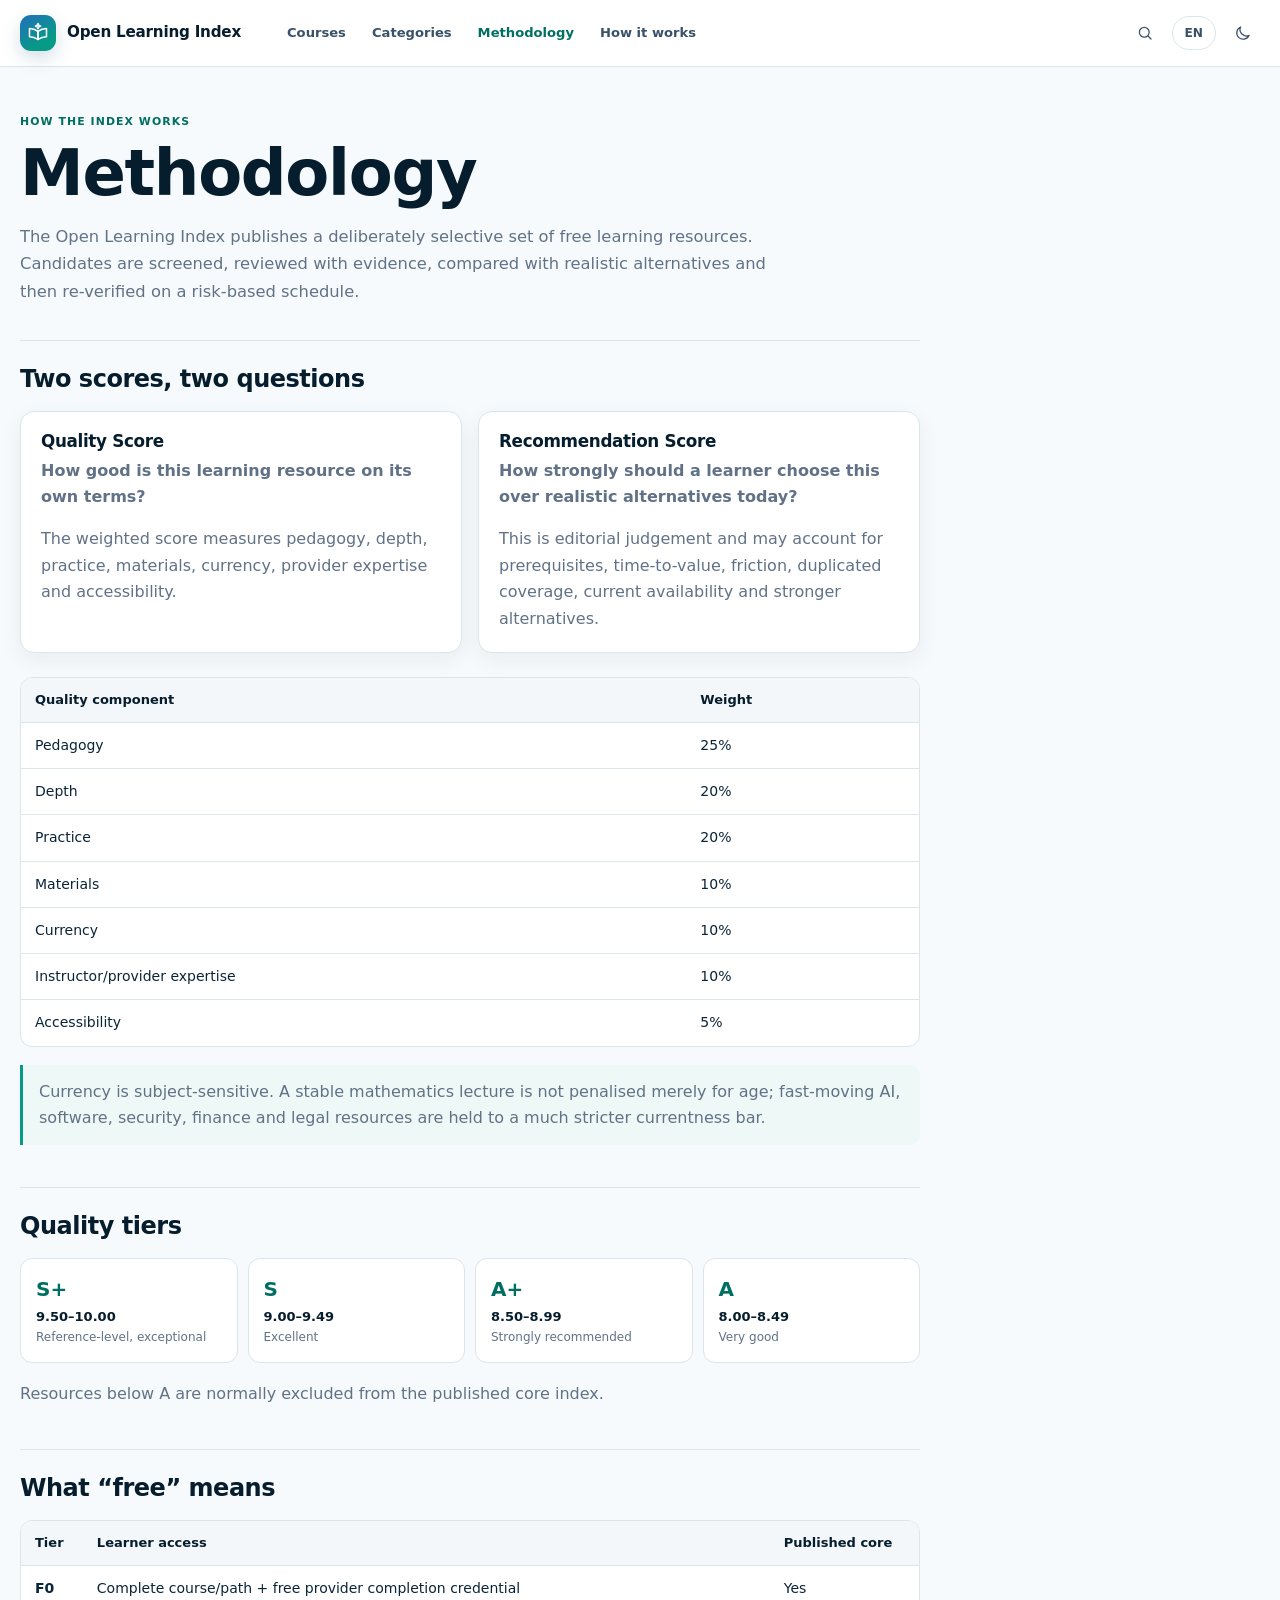
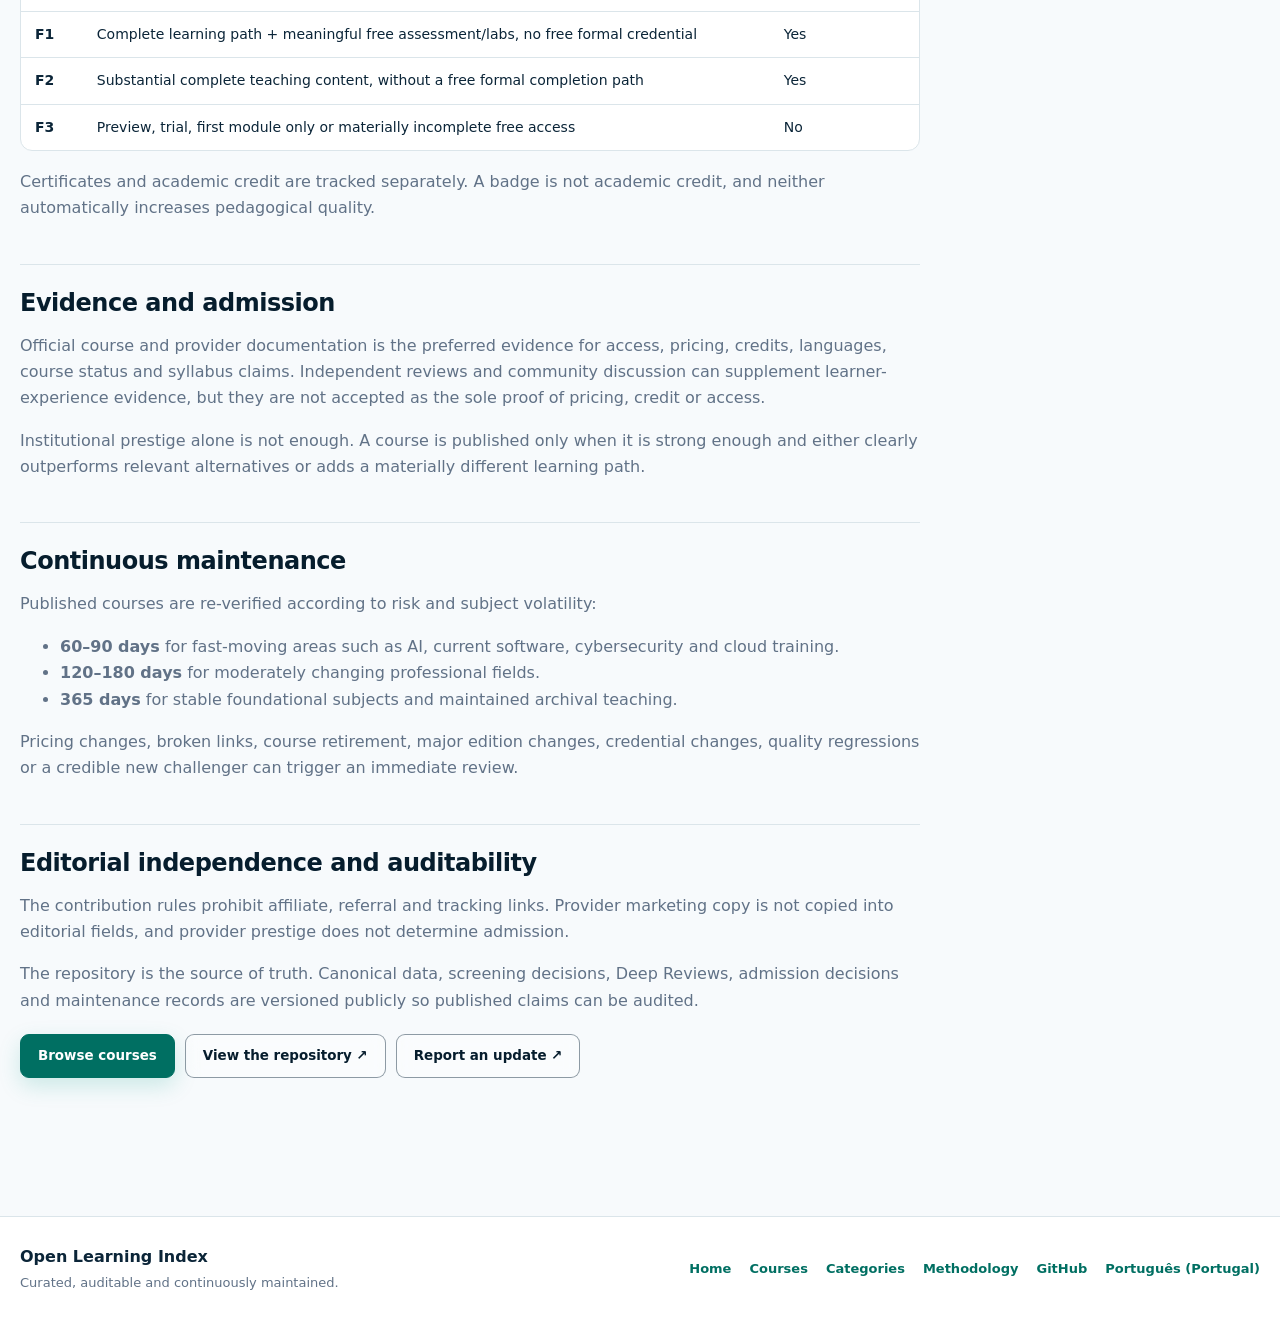
<file: site/methodology/index.html>
<!doctype html>
<html lang="en">
<head>
  <meta charset="utf-8">
  <meta name="viewport" content="width=device-width, initial-scale=1">
  <meta name="description" content="How the Open Learning Index evaluates, ranks and re-verifies free learning resources.">
  <meta name="theme-color" content="#ffffff">
  <script>
    try {
      const saved = localStorage.getItem("oli-theme");
      const theme = saved === "dark" || saved === "light"
        ? saved
        : (matchMedia("(prefers-color-scheme: dark)").matches ? "dark" : "light");
      document.documentElement.dataset.theme = theme;
      document.documentElement.style.colorScheme = theme;
    } catch {}
  </script>
  <link rel="canonical" href="https://blackspirits.github.io/open-learning-index/methodology/">
  <link rel="alternate" hreflang="en" href="https://blackspirits.github.io/open-learning-index/methodology/">
  <link rel="alternate" hreflang="pt-PT" href="https://blackspirits.github.io/open-learning-index/pt/methodology/">
  <link rel="alternate" hreflang="es" href="https://blackspirits.github.io/open-learning-index/es/methodology/">
  <link rel="alternate" hreflang="fr" href="https://blackspirits.github.io/open-learning-index/fr/methodology/">
  <title>Methodology · Open Learning Index</title>
  <link rel="stylesheet" href="../styles.css">
  <link rel="stylesheet" href="../editorial.css">
</head>
<body>
  <a class="skip-link" href="#main-content">Skip to content</a>
  <header class="topbar">
    <div class="shell topbar-inner">
      <a class="brand" href="../" aria-label="Open Learning Index home"><span class="brand-symbol" data-icon="brand" aria-hidden="true"></span><span>Open Learning Index</span></a>
      <nav class="main-nav" aria-label="Primary navigation">
        <a href="../courses/">Courses</a>
        <a href="../categories/">Categories</a>
        <a class="active" href="./">Methodology</a>
        <a href="../#how-it-works">How it works</a>
      </nav>
      <details class="mobile-nav">
        <summary aria-label="Open navigation"><span class="menu-icon" aria-hidden="true"></span></summary>
        <nav aria-label="Mobile navigation"><a href="../">Home</a><a href="../courses/">Courses</a><a href="../categories/">Categories</a><a href="./">Methodology</a><a href="../#how-it-works">How it works</a></nav>
      </details>
      <div class="nav-actions">
        <a class="icon-link" href="../courses/" aria-label="Search courses"><span data-icon="search" aria-hidden="true"></span></a>
        <details class="language-menu"><summary aria-label="Language">EN</summary><nav aria-label="Language"><a href="./" lang="en" hreflang="en">English</a><a href="../pt/methodology/" lang="pt-PT" hreflang="pt-PT">Português (Portugal)</a><a href="../es/methodology/" lang="es" hreflang="es">Español</a><a href="../fr/methodology/" lang="fr" hreflang="fr">Français</a></nav></details>
        <button class="theme-toggle" type="button" data-theme-toggle aria-label="Use dark theme" title="Use dark theme"><span data-theme-icon data-icon="moon" aria-hidden="true"></span></button>
      </div>
    </div>
  </header>

  <main id="main-content" class="shell methodology-page">
    <header class="methodology-header">
      <p class="section-kicker">How the index works</p>
      <h1>Methodology</h1>
      <p>The Open Learning Index publishes a deliberately selective set of free learning resources. Candidates are screened, reviewed with evidence, compared with realistic alternatives and then re-verified on a risk-based schedule.</p>
    </header>

    <section class="methodology-section">
      <h2>Two scores, two questions</h2>
      <div class="methodology-score-grid">
        <article>
          <h3>Quality Score</h3>
          <p><strong>How good is this learning resource on its own terms?</strong></p>
          <p>The weighted score measures pedagogy, depth, practice, materials, currency, provider expertise and accessibility.</p>
        </article>
        <article>
          <h3>Recommendation Score</h3>
          <p><strong>How strongly should a learner choose this over realistic alternatives today?</strong></p>
          <p>This is editorial judgement and may account for prerequisites, time-to-value, friction, duplicated coverage, current availability and stronger alternatives.</p>
        </article>
      </div>
      <div class="methodology-table-wrap">
        <table class="methodology-table">
          <thead><tr><th>Quality component</th><th>Weight</th></tr></thead>
          <tbody>
            <tr><td>Pedagogy</td><td>25%</td></tr>
            <tr><td>Depth</td><td>20%</td></tr>
            <tr><td>Practice</td><td>20%</td></tr>
            <tr><td>Materials</td><td>10%</td></tr>
            <tr><td>Currency</td><td>10%</td></tr>
            <tr><td>Instructor/provider expertise</td><td>10%</td></tr>
            <tr><td>Accessibility</td><td>5%</td></tr>
          </tbody>
        </table>
      </div>
      <p class="methodology-note">Currency is subject-sensitive. A stable mathematics lecture is not penalised merely for age; fast-moving AI, software, security, finance and legal resources are held to a much stricter currentness bar.</p>
    </section>

    <section class="methodology-section">
      <h2>Quality tiers</h2>
      <div class="methodology-tier-grid">
        <div><strong>S+</strong><span>9.50–10.00</span><small>Reference-level, exceptional</small></div>
        <div><strong>S</strong><span>9.00–9.49</span><small>Excellent</small></div>
        <div><strong>A+</strong><span>8.50–8.99</span><small>Strongly recommended</small></div>
        <div><strong>A</strong><span>8.00–8.49</span><small>Very good</small></div>
      </div>
      <p>Resources below A are normally excluded from the published core index.</p>
    </section>

    <section class="methodology-section">
      <h2>What “free” means</h2>
      <div class="methodology-table-wrap">
        <table class="methodology-table">
          <thead><tr><th>Tier</th><th>Learner access</th><th>Published core</th></tr></thead>
          <tbody>
            <tr><td><strong>F0</strong></td><td>Complete course/path + free provider completion credential</td><td>Yes</td></tr>
            <tr><td><strong>F1</strong></td><td>Complete learning path + meaningful free assessment/labs, no free formal credential</td><td>Yes</td></tr>
            <tr><td><strong>F2</strong></td><td>Substantial complete teaching content, without a free formal completion path</td><td>Yes</td></tr>
            <tr><td><strong>F3</strong></td><td>Preview, trial, first module only or materially incomplete free access</td><td>No</td></tr>
          </tbody>
        </table>
      </div>
      <p>Certificates and academic credit are tracked separately. A badge is not academic credit, and neither automatically increases pedagogical quality.</p>
    </section>

    <section class="methodology-section">
      <h2>Evidence and admission</h2>
      <p>Official course and provider documentation is the preferred evidence for access, pricing, credits, languages, course status and syllabus claims. Independent reviews and community discussion can supplement learner-experience evidence, but they are not accepted as the sole proof of pricing, credit or access.</p>
      <p>Institutional prestige alone is not enough. A course is published only when it is strong enough and either clearly outperforms relevant alternatives or adds a materially different learning path.</p>
    </section>

    <section class="methodology-section">
      <h2>Continuous maintenance</h2>
      <p>Published courses are re-verified according to risk and subject volatility:</p>
      <ul>
        <li><strong>60–90 days</strong> for fast-moving areas such as AI, current software, cybersecurity and cloud training.</li>
        <li><strong>120–180 days</strong> for moderately changing professional fields.</li>
        <li><strong>365 days</strong> for stable foundational subjects and maintained archival teaching.</li>
      </ul>
      <p>Pricing changes, broken links, course retirement, major edition changes, credential changes, quality regressions or a credible new challenger can trigger an immediate review.</p>
    </section>

    <section class="methodology-section">
      <h2>Editorial independence and auditability</h2>
      <p>The contribution rules prohibit affiliate, referral and tracking links. Provider marketing copy is not copied into editorial fields, and provider prestige does not determine admission.</p>
      <p>The repository is the source of truth. Canonical data, screening decisions, Deep Reviews, admission decisions and maintenance records are versioned publicly so published claims can be audited.</p>
      <div class="methodology-actions">
        <a class="button button-primary" href="../courses/">Browse courses</a>
        <a class="button button-ghost" href="https://github.com/Blackspirits/open-learning-index">View the repository ↗</a>
        <a class="button button-ghost" href="https://github.com/Blackspirits/open-learning-index/issues">Report an update ↗</a>
      </div>
    </section>
  </main>

  <footer class="site-footer"><div class="shell footer-inner">
    <div><strong>Open Learning Index</strong><p>Curated, auditable and continuously maintained.</p></div>
    <div class="footer-links"><a href="../">Home</a><a href="../courses/">Courses</a><a href="../categories/">Categories</a><a href="./">Methodology</a><a href="https://github.com/Blackspirits/open-learning-index">GitHub</a><a href="../pt/methodology/" lang="pt-PT" hreflang="pt-PT">Português</a></div>
  </div></footer>
  <script src="../icons.js" defer></script>
  <script src="../theme.js" defer></script>
</body>
</html>
</file>
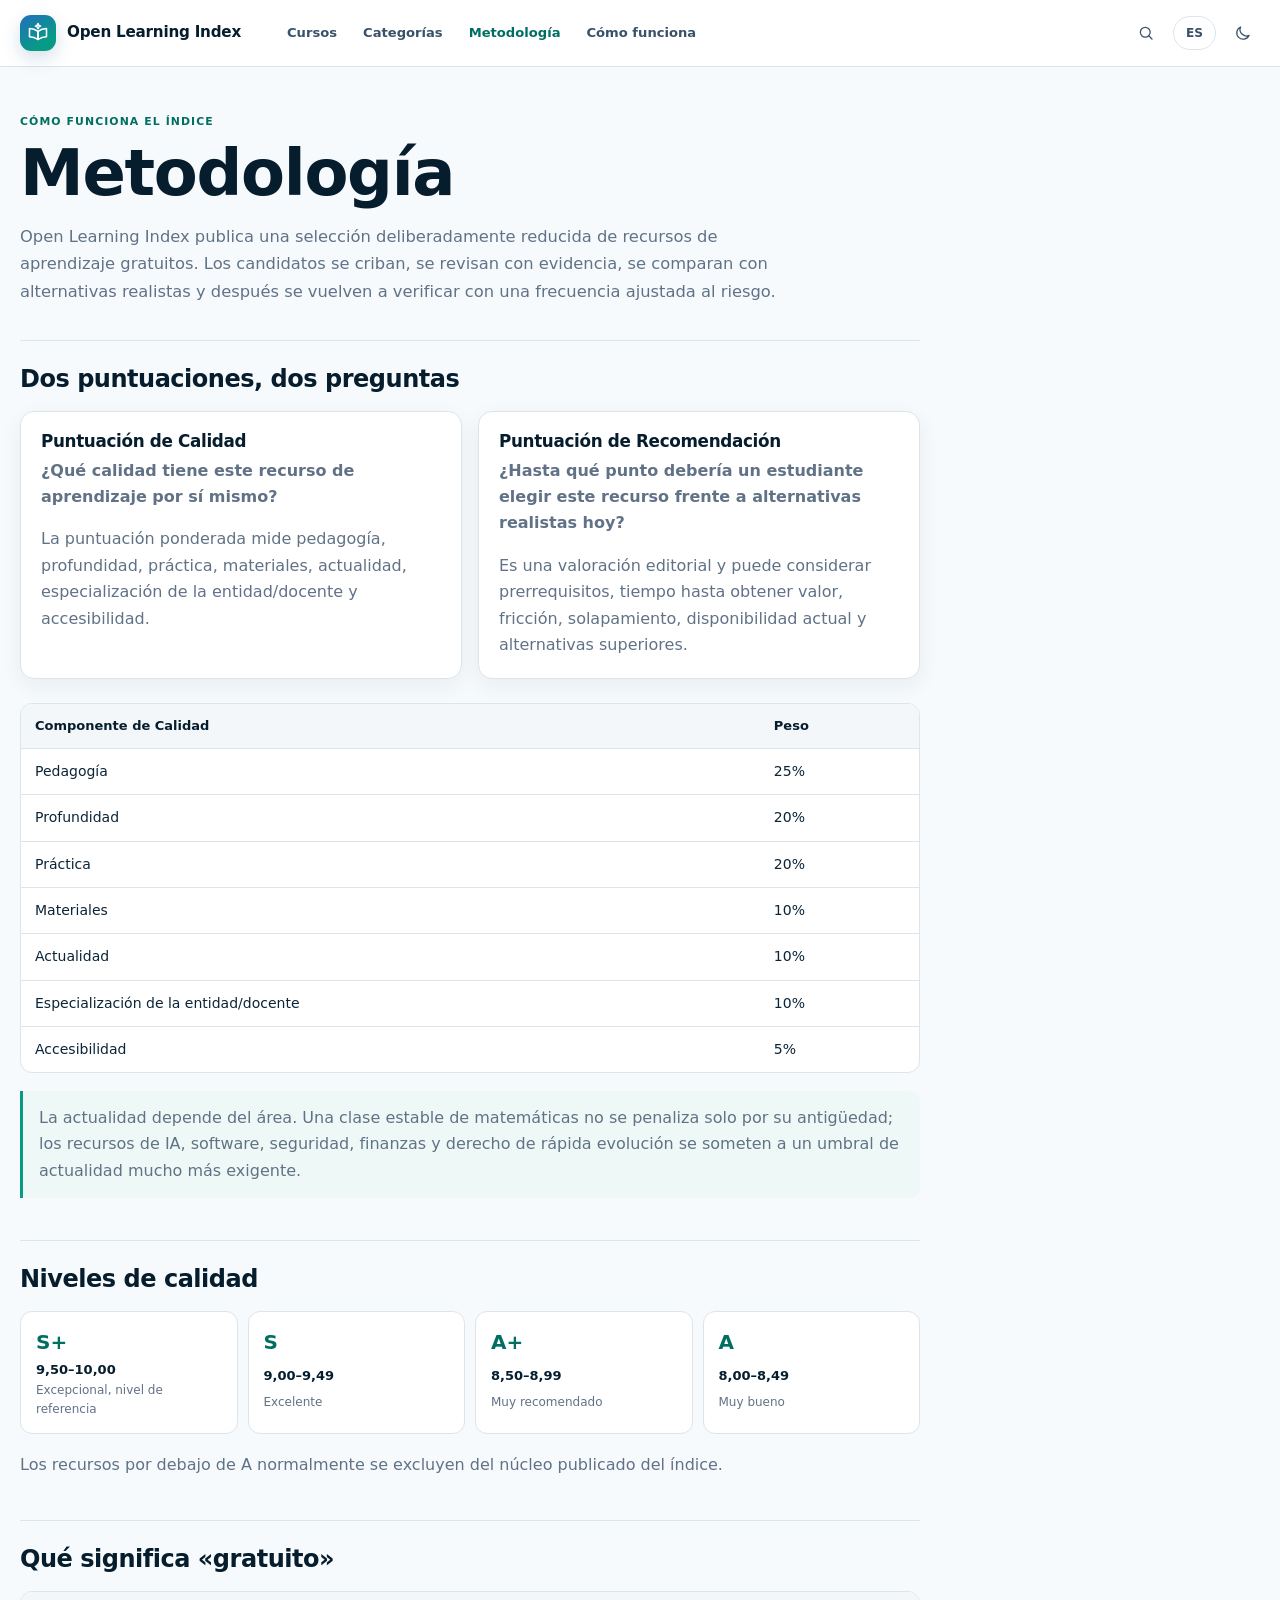
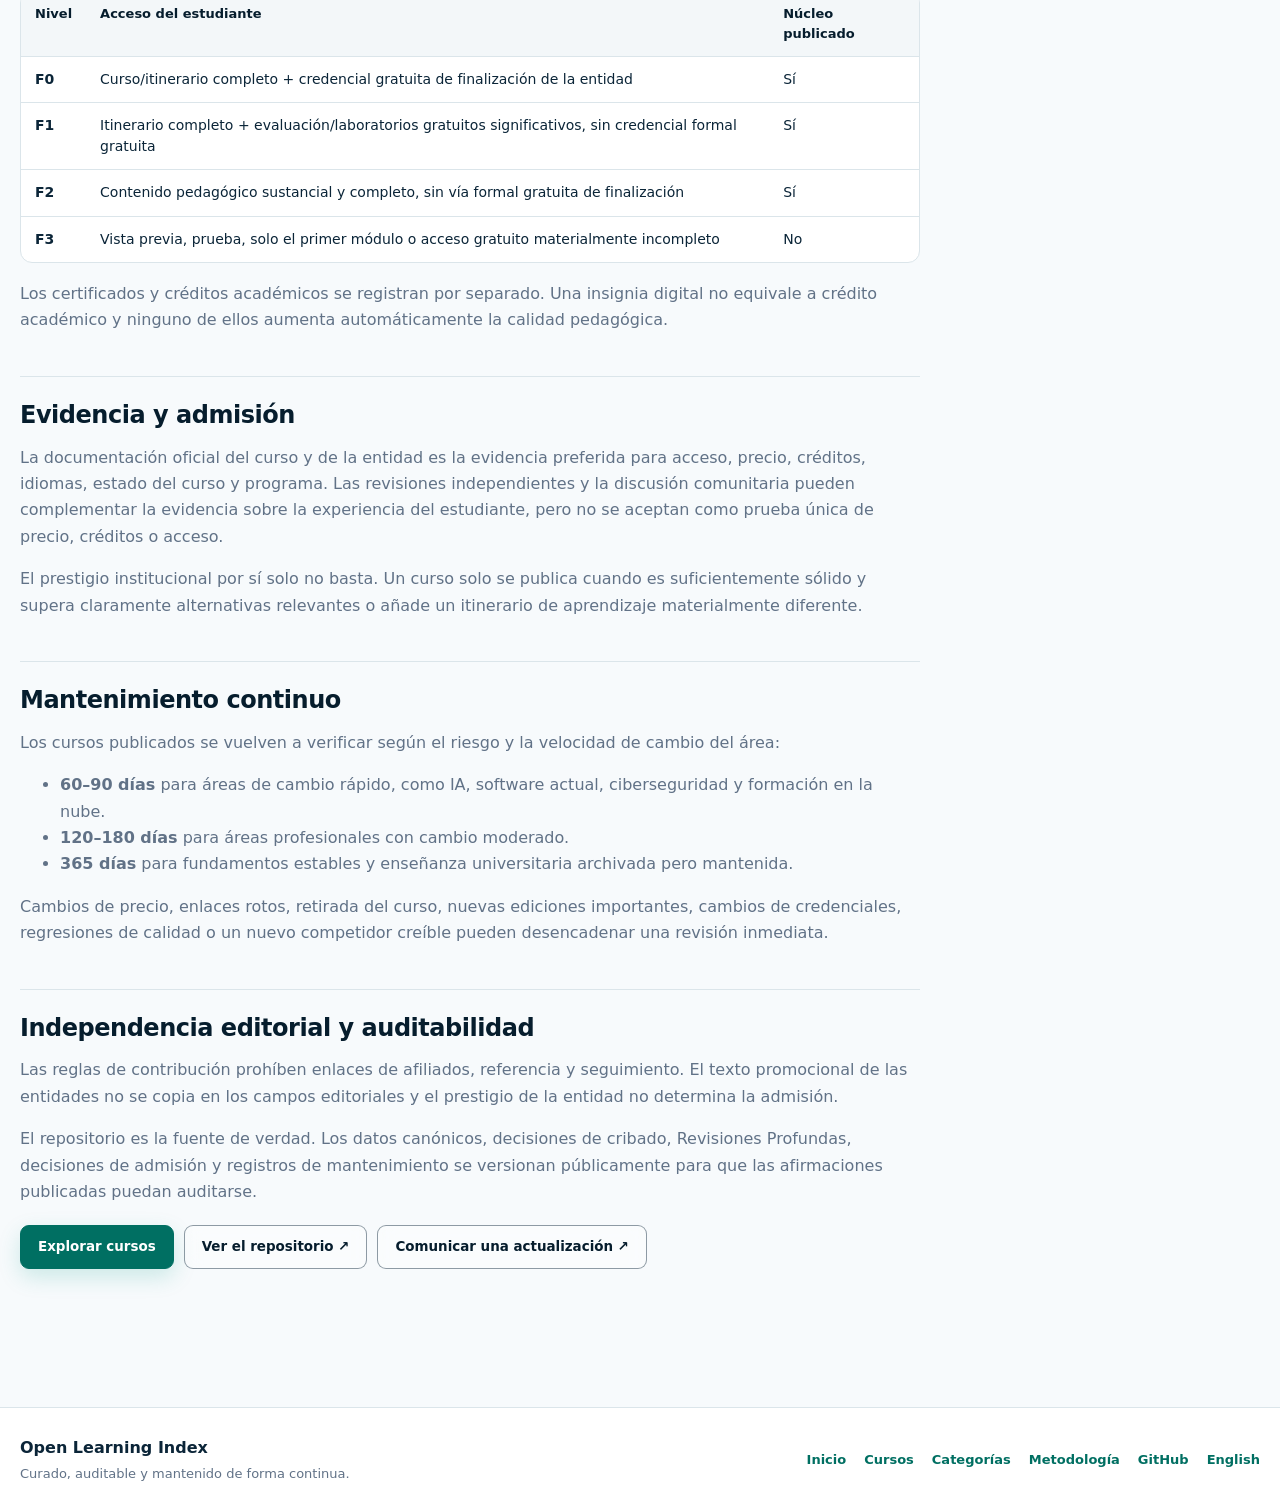
<file: site/es/methodology/index.html>
<!doctype html>
<html lang="es">
<head>
  <meta charset="utf-8">
  <meta name="viewport" content="width=device-width, initial-scale=1">
  <meta name="description" content="Cómo evalúa, clasifica y vuelve a verificar Open Learning Index los recursos de aprendizaje gratuitos.">
  <meta name="theme-color" content="#ffffff">
  <script>
    try {
      const saved = localStorage.getItem("oli-theme");
      const theme = saved === "dark" || saved === "light"
        ? saved
        : (matchMedia("(prefers-color-scheme: dark)").matches ? "dark" : "light");
      document.documentElement.dataset.theme = theme;
      document.documentElement.style.colorScheme = theme;
    } catch {}
  </script>
  <link rel="canonical" href="https://blackspirits.github.io/open-learning-index/es/methodology/">
  <link rel="alternate" hreflang="en" href="https://blackspirits.github.io/open-learning-index/methodology/">
  <link rel="alternate" hreflang="pt-PT" href="https://blackspirits.github.io/open-learning-index/pt/methodology/">
  <link rel="alternate" hreflang="es" href="https://blackspirits.github.io/open-learning-index/es/methodology/">
  <link rel="alternate" hreflang="fr" href="https://blackspirits.github.io/open-learning-index/fr/methodology/">
  <title>Metodología · Open Learning Index</title>
  <link rel="stylesheet" href="../../styles.css">
  <link rel="stylesheet" href="../../editorial.css">
</head>
<body>
  <a class="skip-link" href="#main-content">Saltar al contenido</a>
  <header class="topbar">
    <div class="shell topbar-inner">
      <a class="brand" href="../" aria-label="Página inicial de Open Learning Index"><span class="brand-symbol" data-icon="brand" aria-hidden="true"></span><span>Open Learning Index</span></a>
      <nav class="main-nav" aria-label="Navegación principal">
        <a href="../courses/">Cursos</a>
        <a href="../categories/">Categorías</a>
        <a class="active" href="./">Metodología</a>
        <a href="../#how-it-works">Cómo funciona</a>
      </nav>
      <details class="mobile-nav">
        <summary aria-label="Abrir navegación"><span class="menu-icon" aria-hidden="true"></span></summary>
        <nav aria-label="Navegación móvil"><a href="../">Inicio</a><a href="../courses/">Cursos</a><a href="../categories/">Categorías</a><a href="./">Metodología</a><a href="../#how-it-works">Cómo funciona</a></nav>
      </details>
      <div class="nav-actions">
        <a class="icon-link" href="../courses/" aria-label="Buscar cursos"><span data-icon="search" aria-hidden="true"></span></a>
        <details class="language-menu"><summary aria-label="Idioma">ES</summary><nav aria-label="Idioma"><a href="../../methodology/" lang="en" hreflang="en">English</a><a href="../../pt/methodology/" lang="pt-PT" hreflang="pt-PT">Português (Portugal)</a><a href="./" lang="es" hreflang="es">Español</a><a href="../../fr/methodology/" lang="fr" hreflang="fr">Français</a></nav></details>
        <button class="theme-toggle" type="button" data-theme-toggle aria-label="Usar tema oscuro" title="Usar tema oscuro"><span data-theme-icon data-icon="moon" aria-hidden="true"></span></button>
      </div>
    </div>
  </header>

  <main id="main-content" class="shell methodology-page">
    <header class="methodology-header">
      <p class="section-kicker">Cómo funciona el índice</p>
      <h1>Metodología</h1>
      <p>Open Learning Index publica una selección deliberadamente reducida de recursos de aprendizaje gratuitos. Los candidatos se criban, se revisan con evidencia, se comparan con alternativas realistas y después se vuelven a verificar con una frecuencia ajustada al riesgo.</p>
    </header>

    <section class="methodology-section">
      <h2>Dos puntuaciones, dos preguntas</h2>
      <div class="methodology-score-grid">
        <article>
          <h3>Puntuación de Calidad</h3>
          <p><strong>¿Qué calidad tiene este recurso de aprendizaje por sí mismo?</strong></p>
          <p>La puntuación ponderada mide pedagogía, profundidad, práctica, materiales, actualidad, especialización de la entidad/docente y accesibilidad.</p>
        </article>
        <article>
          <h3>Puntuación de Recomendación</h3>
          <p><strong>¿Hasta qué punto debería un estudiante elegir este recurso frente a alternativas realistas hoy?</strong></p>
          <p>Es una valoración editorial y puede considerar prerrequisitos, tiempo hasta obtener valor, fricción, solapamiento, disponibilidad actual y alternativas superiores.</p>
        </article>
      </div>
      <div class="methodology-table-wrap">
        <table class="methodology-table">
          <thead><tr><th>Componente de Calidad</th><th>Peso</th></tr></thead>
          <tbody>
            <tr><td>Pedagogía</td><td>25%</td></tr>
            <tr><td>Profundidad</td><td>20%</td></tr>
            <tr><td>Práctica</td><td>20%</td></tr>
            <tr><td>Materiales</td><td>10%</td></tr>
            <tr><td>Actualidad</td><td>10%</td></tr>
            <tr><td>Especialización de la entidad/docente</td><td>10%</td></tr>
            <tr><td>Accesibilidad</td><td>5%</td></tr>
          </tbody>
        </table>
      </div>
      <p class="methodology-note">La actualidad depende del área. Una clase estable de matemáticas no se penaliza solo por su antigüedad; los recursos de IA, software, seguridad, finanzas y derecho de rápida evolución se someten a un umbral de actualidad mucho más exigente.</p>
    </section>

    <section class="methodology-section">
      <h2>Niveles de calidad</h2>
      <div class="methodology-tier-grid">
        <div><strong>S+</strong><span>9,50–10,00</span><small>Excepcional, nivel de referencia</small></div>
        <div><strong>S</strong><span>9,00–9,49</span><small>Excelente</small></div>
        <div><strong>A+</strong><span>8,50–8,99</span><small>Muy recomendado</small></div>
        <div><strong>A</strong><span>8,00–8,49</span><small>Muy bueno</small></div>
      </div>
      <p>Los recursos por debajo de A normalmente se excluyen del núcleo publicado del índice.</p>
    </section>

    <section class="methodology-section">
      <h2>Qué significa «gratuito»</h2>
      <div class="methodology-table-wrap">
        <table class="methodology-table">
          <thead><tr><th>Nivel</th><th>Acceso del estudiante</th><th>Núcleo publicado</th></tr></thead>
          <tbody>
            <tr><td><strong>F0</strong></td><td>Curso/itinerario completo + credencial gratuita de finalización de la entidad</td><td>Sí</td></tr>
            <tr><td><strong>F1</strong></td><td>Itinerario completo + evaluación/laboratorios gratuitos significativos, sin credencial formal gratuita</td><td>Sí</td></tr>
            <tr><td><strong>F2</strong></td><td>Contenido pedagógico sustancial y completo, sin vía formal gratuita de finalización</td><td>Sí</td></tr>
            <tr><td><strong>F3</strong></td><td>Vista previa, prueba, solo el primer módulo o acceso gratuito materialmente incompleto</td><td>No</td></tr>
          </tbody>
        </table>
      </div>
      <p>Los certificados y créditos académicos se registran por separado. Una insignia digital no equivale a crédito académico y ninguno de ellos aumenta automáticamente la calidad pedagógica.</p>
    </section>

    <section class="methodology-section">
      <h2>Evidencia y admisión</h2>
      <p>La documentación oficial del curso y de la entidad es la evidencia preferida para acceso, precio, créditos, idiomas, estado del curso y programa. Las revisiones independientes y la discusión comunitaria pueden complementar la evidencia sobre la experiencia del estudiante, pero no se aceptan como prueba única de precio, créditos o acceso.</p>
      <p>El prestigio institucional por sí solo no basta. Un curso solo se publica cuando es suficientemente sólido y supera claramente alternativas relevantes o añade un itinerario de aprendizaje materialmente diferente.</p>
    </section>

    <section class="methodology-section">
      <h2>Mantenimiento continuo</h2>
      <p>Los cursos publicados se vuelven a verificar según el riesgo y la velocidad de cambio del área:</p>
      <ul>
        <li><strong>60–90 días</strong> para áreas de cambio rápido, como IA, software actual, ciberseguridad y formación en la nube.</li>
        <li><strong>120–180 días</strong> para áreas profesionales con cambio moderado.</li>
        <li><strong>365 días</strong> para fundamentos estables y enseñanza universitaria archivada pero mantenida.</li>
      </ul>
      <p>Cambios de precio, enlaces rotos, retirada del curso, nuevas ediciones importantes, cambios de credenciales, regresiones de calidad o un nuevo competidor creíble pueden desencadenar una revisión inmediata.</p>
    </section>

    <section class="methodology-section">
      <h2>Independencia editorial y auditabilidad</h2>
      <p>Las reglas de contribución prohíben enlaces de afiliados, referencia y seguimiento. El texto promocional de las entidades no se copia en los campos editoriales y el prestigio de la entidad no determina la admisión.</p>
      <p>El repositorio es la fuente de verdad. Los datos canónicos, decisiones de cribado, Revisiones Profundas, decisiones de admisión y registros de mantenimiento se versionan públicamente para que las afirmaciones publicadas puedan auditarse.</p>
      <div class="methodology-actions">
        <a class="button button-primary" href="../courses/">Explorar cursos</a>
        <a class="button button-ghost" href="https://github.com/Blackspirits/open-learning-index">Ver el repositorio ↗</a>
        <a class="button button-ghost" href="https://github.com/Blackspirits/open-learning-index/issues">Comunicar una actualización ↗</a>
      </div>
    </section>
  </main>

  <footer class="site-footer"><div class="shell footer-inner">
    <div><strong>Open Learning Index</strong><p>Curado, auditable y mantenido de forma continua.</p></div>
    <div class="footer-links"><a href="../">Inicio</a><a href="../courses/">Cursos</a><a href="../categories/">Categorías</a><a href="./">Metodología</a><a href="https://github.com/Blackspirits/open-learning-index">GitHub</a><a href="../../methodology/" lang="en" hreflang="en">English</a></div>
  </div></footer>
  <script src="../../icons.js" defer></script>
  <script src="../../theme.js" defer></script>
</body>
</html>
</file>
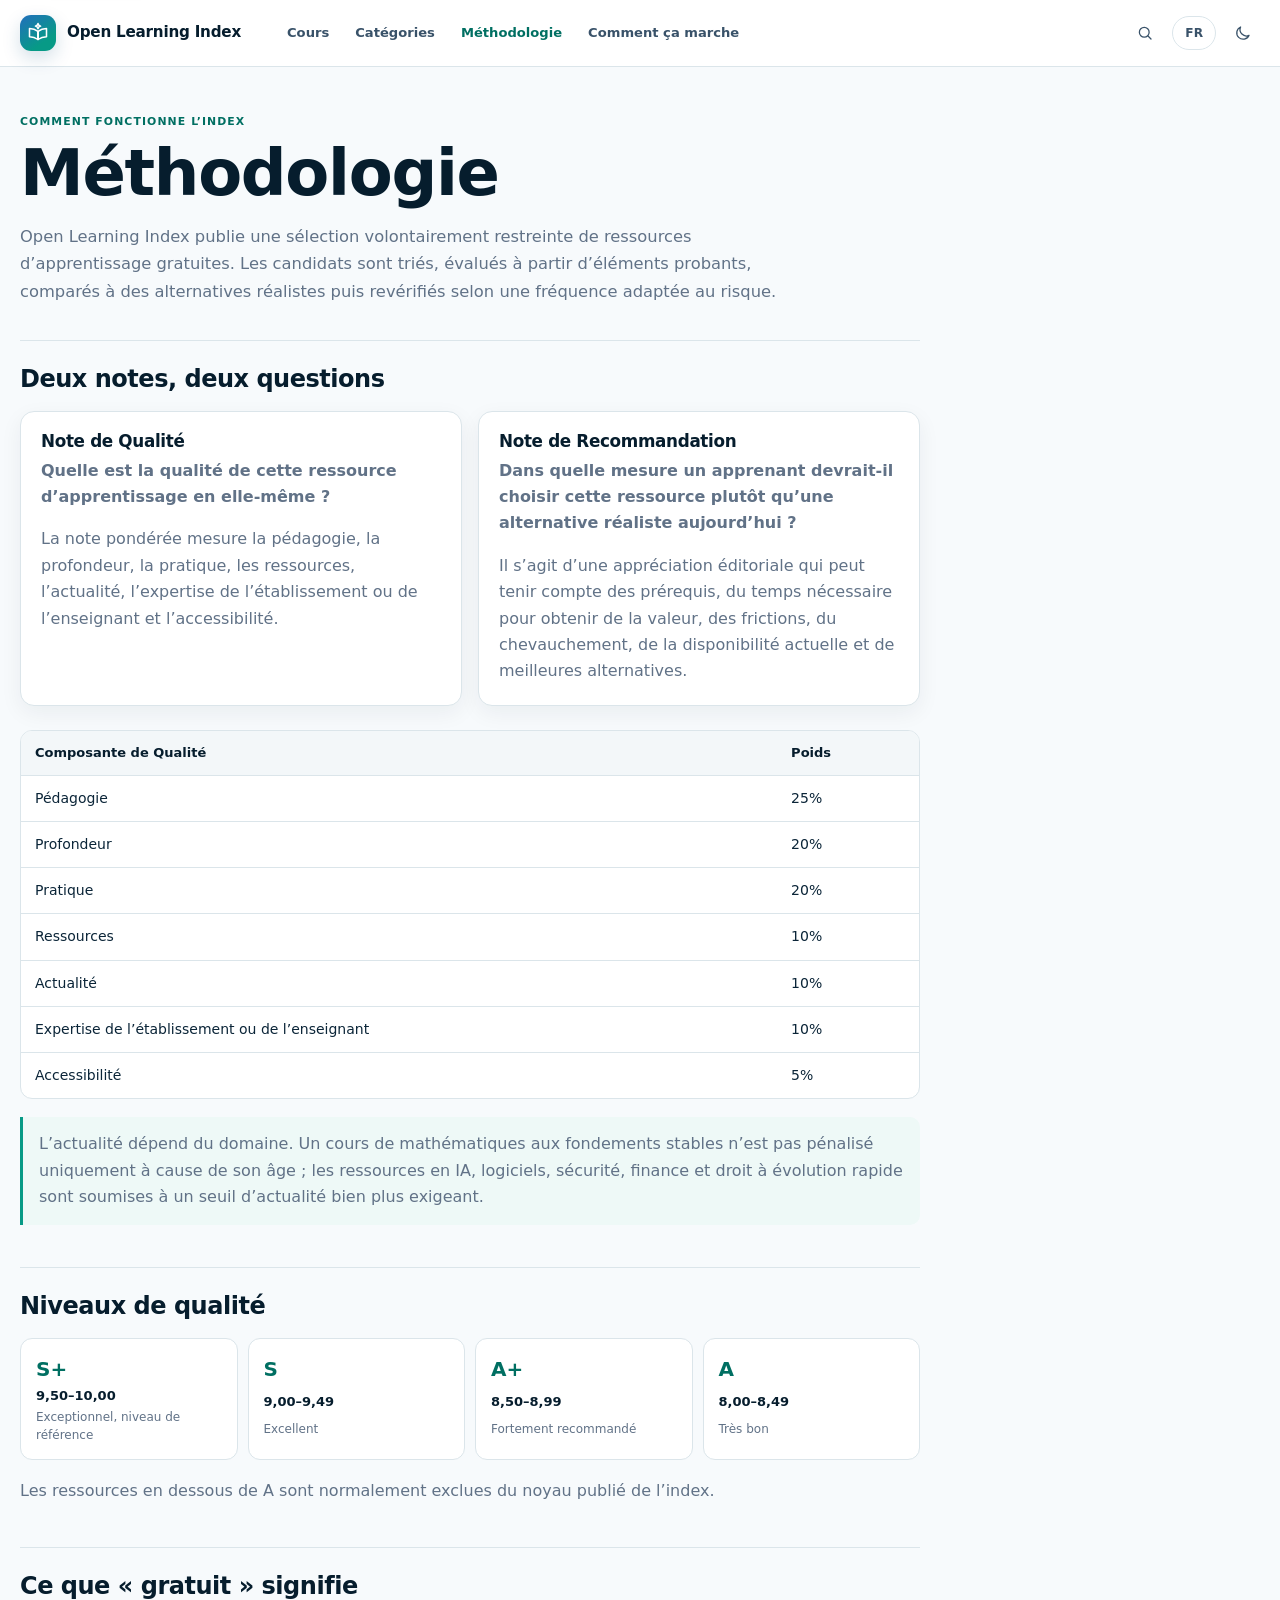
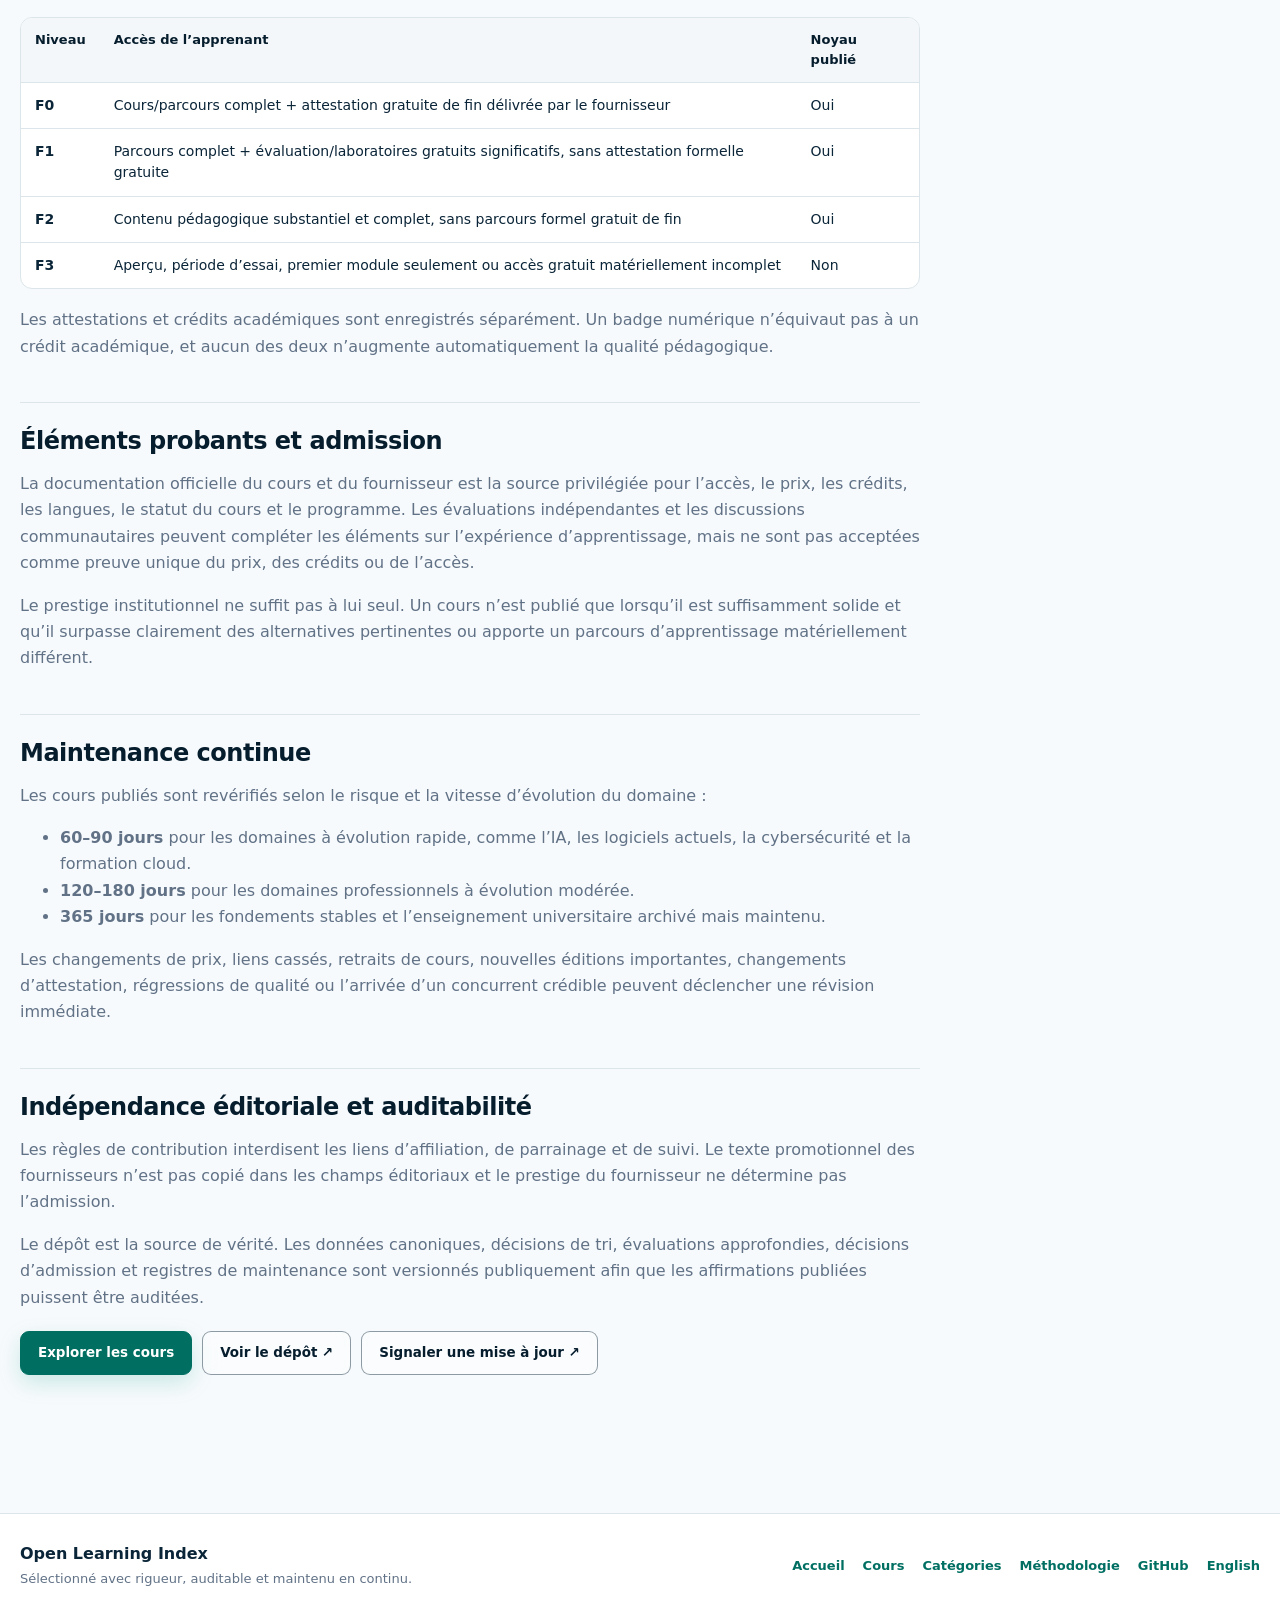
<file: site/fr/methodology/index.html>
<!doctype html>
<html lang="fr">
<head>
  <meta charset="utf-8">
  <meta name="viewport" content="width=device-width, initial-scale=1">
  <meta name="description" content="Comment Open Learning Index évalue, classe et revérifie les ressources d’apprentissage gratuites.">
  <meta name="theme-color" content="#ffffff">
  <script>
    try {
      const saved = localStorage.getItem("oli-theme");
      const theme = saved === "dark" || saved === "light"
        ? saved
        : (matchMedia("(prefers-color-scheme: dark)").matches ? "dark" : "light");
      document.documentElement.dataset.theme = theme;
      document.documentElement.style.colorScheme = theme;
    } catch {}
  </script>
  <link rel="canonical" href="https://blackspirits.github.io/open-learning-index/fr/methodology/">
  <link rel="alternate" hreflang="en" href="https://blackspirits.github.io/open-learning-index/methodology/">
  <link rel="alternate" hreflang="pt-PT" href="https://blackspirits.github.io/open-learning-index/pt/methodology/">
  <link rel="alternate" hreflang="es" href="https://blackspirits.github.io/open-learning-index/es/methodology/">
  <link rel="alternate" hreflang="fr" href="https://blackspirits.github.io/open-learning-index/fr/methodology/">
  <title>Méthodologie · Open Learning Index</title>
  <link rel="stylesheet" href="../../styles.css">
  <link rel="stylesheet" href="../../editorial.css">
</head>
<body>
  <a class="skip-link" href="#main-content">Aller au contenu</a>
  <header class="topbar">
    <div class="shell topbar-inner">
      <a class="brand" href="../" aria-label="Accueil d’Open Learning Index"><span class="brand-symbol" data-icon="brand" aria-hidden="true"></span><span>Open Learning Index</span></a>
      <nav class="main-nav" aria-label="Navigation principale">
        <a href="../courses/">Cours</a>
        <a href="../categories/">Catégories</a>
        <a class="active" href="./">Méthodologie</a>
        <a href="../#how-it-works">Comment ça marche</a>
      </nav>
      <details class="mobile-nav">
        <summary aria-label="Ouvrir la navigation"><span class="menu-icon" aria-hidden="true"></span></summary>
        <nav aria-label="Navigation mobile"><a href="../">Accueil</a><a href="../courses/">Cours</a><a href="../categories/">Catégories</a><a href="./">Méthodologie</a><a href="../#how-it-works">Comment ça marche</a></nav>
      </details>
      <div class="nav-actions">
        <a class="icon-link" href="../courses/" aria-label="Rechercher des cours"><span data-icon="search" aria-hidden="true"></span></a>
        <details class="language-menu"><summary aria-label="Langue">FR</summary><nav aria-label="Langue"><a href="../../methodology/" lang="en" hreflang="en">English</a><a href="../../pt/methodology/" lang="pt-PT" hreflang="pt-PT">Português (Portugal)</a><a href="../../es/methodology/" lang="es" hreflang="es">Español</a><a href="./" lang="fr" hreflang="fr">Français</a></nav></details>
        <button class="theme-toggle" type="button" data-theme-toggle aria-label="Utiliser le thème sombre" title="Utiliser le thème sombre"><span data-theme-icon data-icon="moon" aria-hidden="true"></span></button>
      </div>
    </div>
  </header>

  <main id="main-content" class="shell methodology-page">
    <header class="methodology-header">
      <p class="section-kicker">Comment fonctionne l’index</p>
      <h1>Méthodologie</h1>
      <p>Open Learning Index publie une sélection volontairement restreinte de ressources d’apprentissage gratuites. Les candidats sont triés, évalués à partir d’éléments probants, comparés à des alternatives réalistes puis revérifiés selon une fréquence adaptée au risque.</p>
    </header>

    <section class="methodology-section">
      <h2>Deux notes, deux questions</h2>
      <div class="methodology-score-grid">
        <article>
          <h3>Note de Qualité</h3>
          <p><strong>Quelle est la qualité de cette ressource d’apprentissage en elle-même ?</strong></p>
          <p>La note pondérée mesure la pédagogie, la profondeur, la pratique, les ressources, l’actualité, l’expertise de l’établissement ou de l’enseignant et l’accessibilité.</p>
        </article>
        <article>
          <h3>Note de Recommandation</h3>
          <p><strong>Dans quelle mesure un apprenant devrait-il choisir cette ressource plutôt qu’une alternative réaliste aujourd’hui ?</strong></p>
          <p>Il s’agit d’une appréciation éditoriale qui peut tenir compte des prérequis, du temps nécessaire pour obtenir de la valeur, des frictions, du chevauchement, de la disponibilité actuelle et de meilleures alternatives.</p>
        </article>
      </div>
      <div class="methodology-table-wrap">
        <table class="methodology-table">
          <thead><tr><th>Composante de Qualité</th><th>Poids</th></tr></thead>
          <tbody>
            <tr><td>Pédagogie</td><td>25%</td></tr>
            <tr><td>Profondeur</td><td>20%</td></tr>
            <tr><td>Pratique</td><td>20%</td></tr>
            <tr><td>Ressources</td><td>10%</td></tr>
            <tr><td>Actualité</td><td>10%</td></tr>
            <tr><td>Expertise de l’établissement ou de l’enseignant</td><td>10%</td></tr>
            <tr><td>Accessibilité</td><td>5%</td></tr>
          </tbody>
        </table>
      </div>
      <p class="methodology-note">L’actualité dépend du domaine. Un cours de mathématiques aux fondements stables n’est pas pénalisé uniquement à cause de son âge ; les ressources en IA, logiciels, sécurité, finance et droit à évolution rapide sont soumises à un seuil d’actualité bien plus exigeant.</p>
    </section>

    <section class="methodology-section">
      <h2>Niveaux de qualité</h2>
      <div class="methodology-tier-grid">
        <div><strong>S+</strong><span>9,50–10,00</span><small>Exceptionnel, niveau de référence</small></div>
        <div><strong>S</strong><span>9,00–9,49</span><small>Excellent</small></div>
        <div><strong>A+</strong><span>8,50–8,99</span><small>Fortement recommandé</small></div>
        <div><strong>A</strong><span>8,00–8,49</span><small>Très bon</small></div>
      </div>
      <p>Les ressources en dessous de A sont normalement exclues du noyau publié de l’index.</p>
    </section>

    <section class="methodology-section">
      <h2>Ce que « gratuit » signifie</h2>
      <div class="methodology-table-wrap">
        <table class="methodology-table">
          <thead><tr><th>Niveau</th><th>Accès de l’apprenant</th><th>Noyau publié</th></tr></thead>
          <tbody>
            <tr><td><strong>F0</strong></td><td>Cours/parcours complet + attestation gratuite de fin délivrée par le fournisseur</td><td>Oui</td></tr>
            <tr><td><strong>F1</strong></td><td>Parcours complet + évaluation/laboratoires gratuits significatifs, sans attestation formelle gratuite</td><td>Oui</td></tr>
            <tr><td><strong>F2</strong></td><td>Contenu pédagogique substantiel et complet, sans parcours formel gratuit de fin</td><td>Oui</td></tr>
            <tr><td><strong>F3</strong></td><td>Aperçu, période d’essai, premier module seulement ou accès gratuit matériellement incomplet</td><td>Non</td></tr>
          </tbody>
        </table>
      </div>
      <p>Les attestations et crédits académiques sont enregistrés séparément. Un badge numérique n’équivaut pas à un crédit académique, et aucun des deux n’augmente automatiquement la qualité pédagogique.</p>
    </section>

    <section class="methodology-section">
      <h2>Éléments probants et admission</h2>
      <p>La documentation officielle du cours et du fournisseur est la source privilégiée pour l’accès, le prix, les crédits, les langues, le statut du cours et le programme. Les évaluations indépendantes et les discussions communautaires peuvent compléter les éléments sur l’expérience d’apprentissage, mais ne sont pas acceptées comme preuve unique du prix, des crédits ou de l’accès.</p>
      <p>Le prestige institutionnel ne suffit pas à lui seul. Un cours n’est publié que lorsqu’il est suffisamment solide et qu’il surpasse clairement des alternatives pertinentes ou apporte un parcours d’apprentissage matériellement différent.</p>
    </section>

    <section class="methodology-section">
      <h2>Maintenance continue</h2>
      <p>Les cours publiés sont revérifiés selon le risque et la vitesse d’évolution du domaine :</p>
      <ul>
        <li><strong>60–90 jours</strong> pour les domaines à évolution rapide, comme l’IA, les logiciels actuels, la cybersécurité et la formation cloud.</li>
        <li><strong>120–180 jours</strong> pour les domaines professionnels à évolution modérée.</li>
        <li><strong>365 jours</strong> pour les fondements stables et l’enseignement universitaire archivé mais maintenu.</li>
      </ul>
      <p>Les changements de prix, liens cassés, retraits de cours, nouvelles éditions importantes, changements d’attestation, régressions de qualité ou l’arrivée d’un concurrent crédible peuvent déclencher une révision immédiate.</p>
    </section>

    <section class="methodology-section">
      <h2>Indépendance éditoriale et auditabilité</h2>
      <p>Les règles de contribution interdisent les liens d’affiliation, de parrainage et de suivi. Le texte promotionnel des fournisseurs n’est pas copié dans les champs éditoriaux et le prestige du fournisseur ne détermine pas l’admission.</p>
      <p>Le dépôt est la source de vérité. Les données canoniques, décisions de tri, évaluations approfondies, décisions d’admission et registres de maintenance sont versionnés publiquement afin que les affirmations publiées puissent être auditées.</p>
      <div class="methodology-actions">
        <a class="button button-primary" href="../courses/">Explorer les cours</a>
        <a class="button button-ghost" href="https://github.com/Blackspirits/open-learning-index">Voir le dépôt ↗</a>
        <a class="button button-ghost" href="https://github.com/Blackspirits/open-learning-index/issues">Signaler une mise à jour ↗</a>
      </div>
    </section>
  </main>

  <footer class="site-footer"><div class="shell footer-inner">
    <div><strong>Open Learning Index</strong><p>Sélectionné avec rigueur, auditable et maintenu en continu.</p></div>
    <div class="footer-links"><a href="../">Accueil</a><a href="../courses/">Cours</a><a href="../categories/">Catégories</a><a href="./">Méthodologie</a><a href="https://github.com/Blackspirits/open-learning-index">GitHub</a><a href="../../methodology/" lang="en" hreflang="en">English</a></div>
  </div></footer>
  <script src="../../icons.js" defer></script>
  <script src="../../theme.js" defer></script>
</body>
</html>
</file>
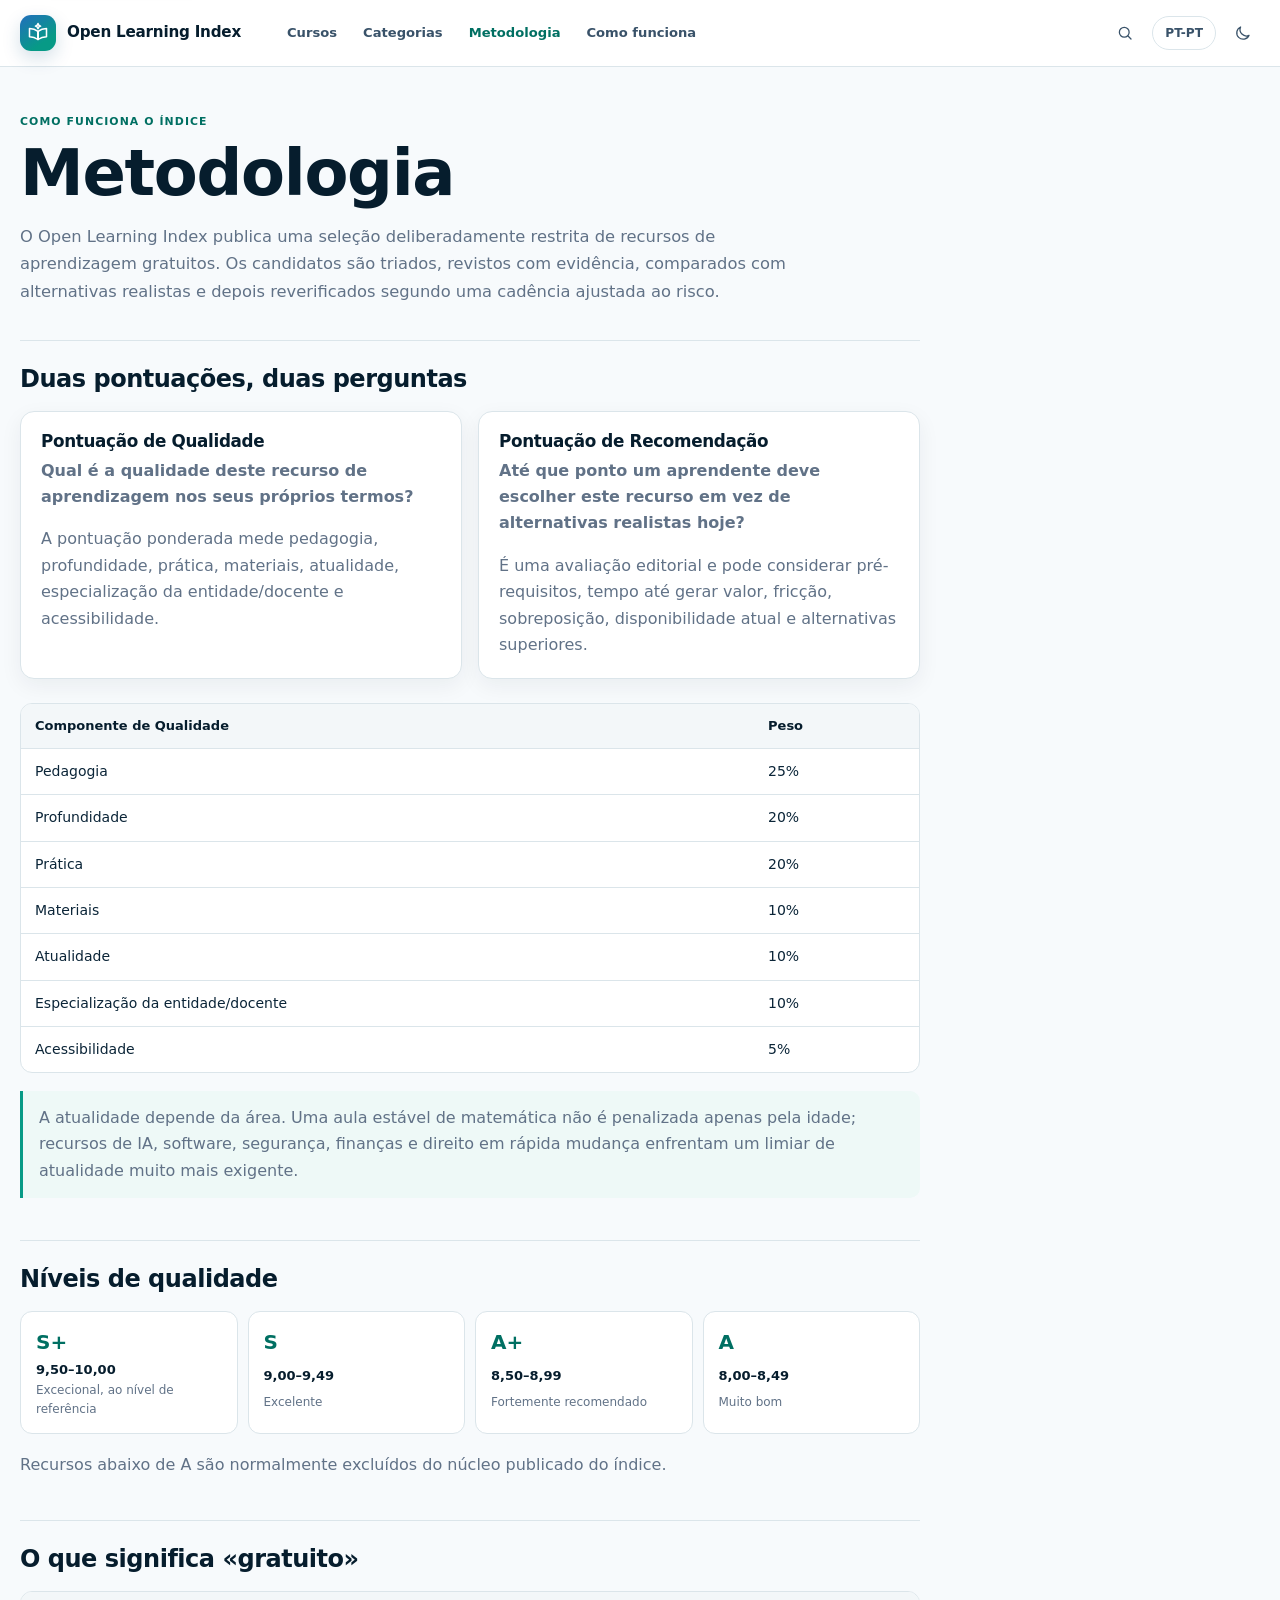
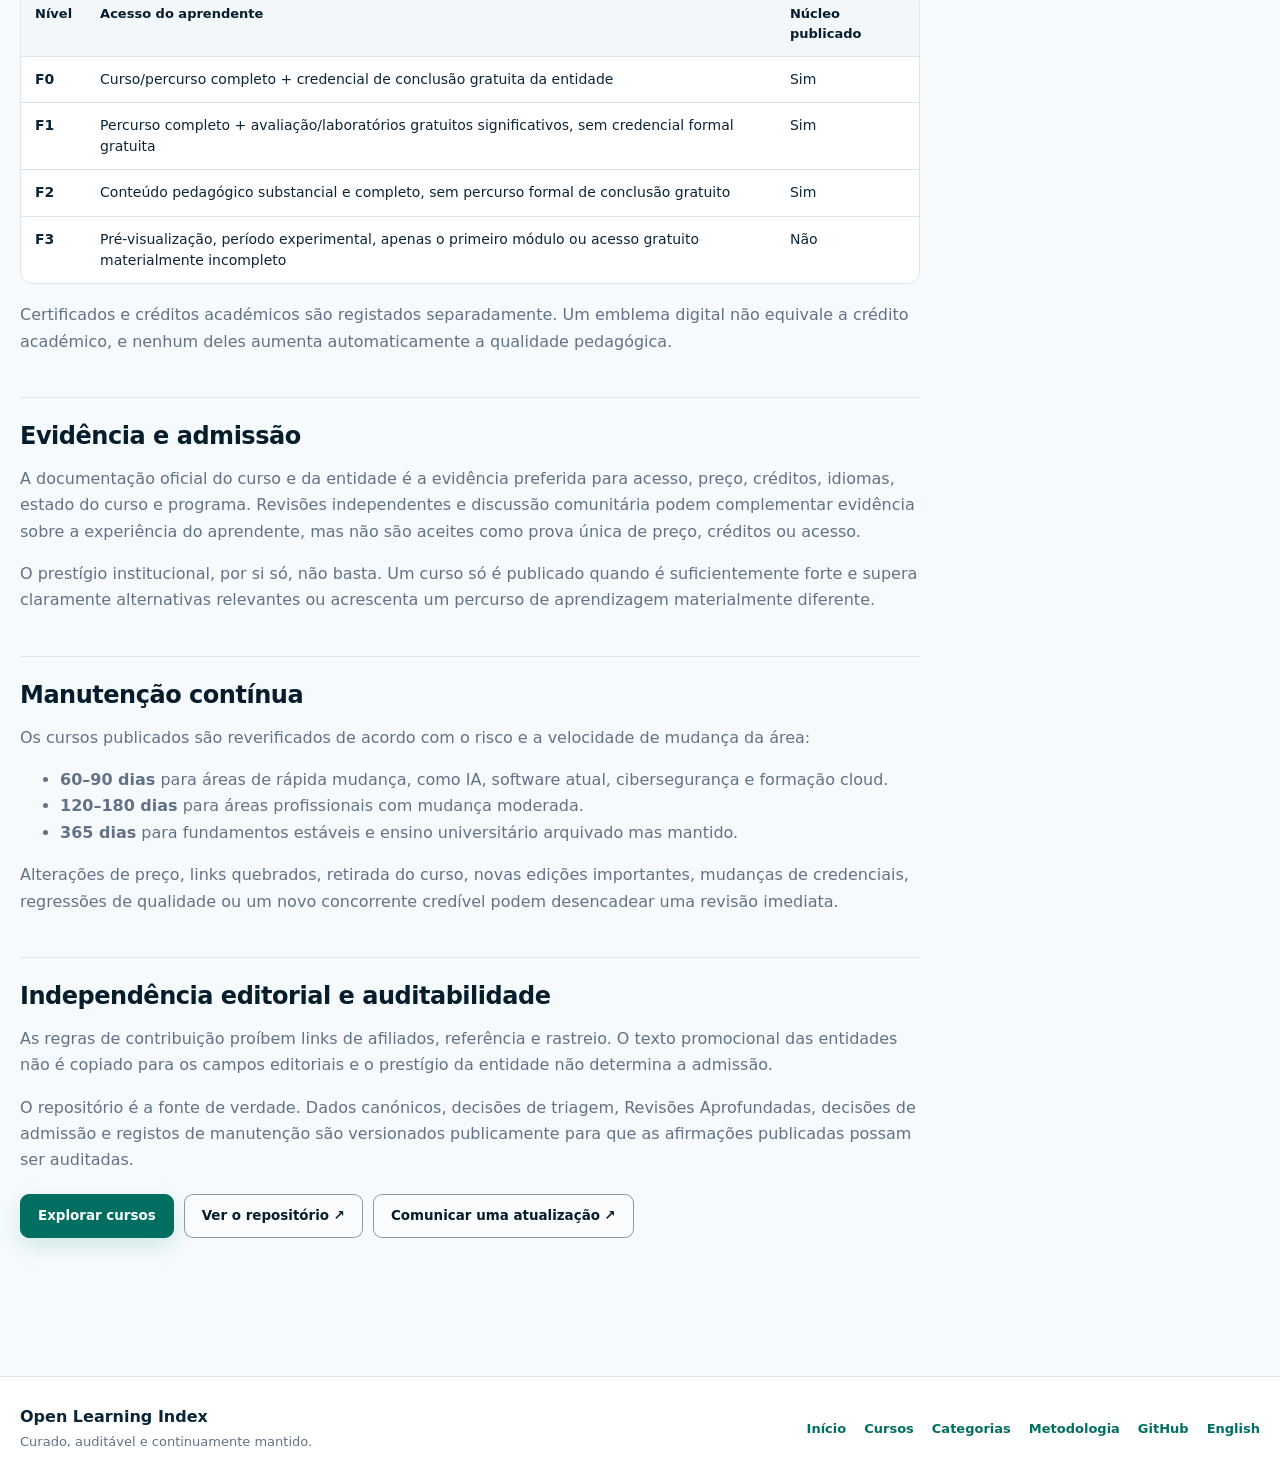
<file: site/pt/methodology/index.html>
<!doctype html>
<html lang="pt-PT">
<head>
  <meta charset="utf-8">
  <meta name="viewport" content="width=device-width, initial-scale=1">
  <meta name="description" content="Como o Open Learning Index avalia, classifica e reverifica recursos de aprendizagem gratuitos.">
  <meta name="theme-color" content="#ffffff">
  <script>
    try {
      const saved = localStorage.getItem("oli-theme");
      const theme = saved === "dark" || saved === "light"
        ? saved
        : (matchMedia("(prefers-color-scheme: dark)").matches ? "dark" : "light");
      document.documentElement.dataset.theme = theme;
      document.documentElement.style.colorScheme = theme;
    } catch {}
  </script>
  <link rel="canonical" href="https://blackspirits.github.io/open-learning-index/pt/methodology/">
  <link rel="alternate" hreflang="en" href="https://blackspirits.github.io/open-learning-index/methodology/">
  <link rel="alternate" hreflang="pt-PT" href="https://blackspirits.github.io/open-learning-index/pt/methodology/">
  <link rel="alternate" hreflang="es" href="https://blackspirits.github.io/open-learning-index/es/methodology/">
  <link rel="alternate" hreflang="fr" href="https://blackspirits.github.io/open-learning-index/fr/methodology/">
  <title>Metodologia · Open Learning Index</title>
  <link rel="stylesheet" href="../../styles.css">
  <link rel="stylesheet" href="../../editorial.css">
</head>
<body>
  <a class="skip-link" href="#main-content">Saltar para o conteúdo</a>
  <header class="topbar">
    <div class="shell topbar-inner">
      <a class="brand" href="../" aria-label="Página inicial do Open Learning Index"><span class="brand-symbol" data-icon="brand" aria-hidden="true"></span><span>Open Learning Index</span></a>
      <nav class="main-nav" aria-label="Navegação principal">
        <a href="../courses/">Cursos</a>
        <a href="../categories/">Categorias</a>
        <a class="active" href="./">Metodologia</a>
        <a href="../#how-it-works">Como funciona</a>
      </nav>
      <details class="mobile-nav">
        <summary aria-label="Abrir navegação"><span class="menu-icon" aria-hidden="true"></span></summary>
        <nav aria-label="Navegação móvel"><a href="../">Início</a><a href="../courses/">Cursos</a><a href="../categories/">Categorias</a><a href="./">Metodologia</a><a href="../#how-it-works">Como funciona</a></nav>
      </details>
      <div class="nav-actions">
        <a class="icon-link" href="../courses/" aria-label="Pesquisar cursos"><span data-icon="search" aria-hidden="true"></span></a>
        <details class="language-menu"><summary aria-label="Idioma">PT-PT</summary><nav aria-label="Idioma"><a href="../../methodology/" lang="en" hreflang="en">English</a><a href="./" lang="pt-PT" hreflang="pt-PT">Português (Portugal)</a><a href="../../es/methodology/" lang="es" hreflang="es">Español</a><a href="../../fr/methodology/" lang="fr" hreflang="fr">Français</a></nav></details>
        <button class="theme-toggle" type="button" data-theme-toggle aria-label="Usar tema escuro" title="Usar tema escuro"><span data-theme-icon data-icon="moon" aria-hidden="true"></span></button>
      </div>
    </div>
  </header>

  <main id="main-content" class="shell methodology-page">
    <header class="methodology-header">
      <p class="section-kicker">Como funciona o índice</p>
      <h1>Metodologia</h1>
      <p>O Open Learning Index publica uma seleção deliberadamente restrita de recursos de aprendizagem gratuitos. Os candidatos são triados, revistos com evidência, comparados com alternativas realistas e depois reverificados segundo uma cadência ajustada ao risco.</p>
    </header>

    <section class="methodology-section">
      <h2>Duas pontuações, duas perguntas</h2>
      <div class="methodology-score-grid">
        <article>
          <h3>Pontuação de Qualidade</h3>
          <p><strong>Qual é a qualidade deste recurso de aprendizagem nos seus próprios termos?</strong></p>
          <p>A pontuação ponderada mede pedagogia, profundidade, prática, materiais, atualidade, especialização da entidade/docente e acessibilidade.</p>
        </article>
        <article>
          <h3>Pontuação de Recomendação</h3>
          <p><strong>Até que ponto um aprendente deve escolher este recurso em vez de alternativas realistas hoje?</strong></p>
          <p>É uma avaliação editorial e pode considerar pré-requisitos, tempo até gerar valor, fricção, sobreposição, disponibilidade atual e alternativas superiores.</p>
        </article>
      </div>
      <div class="methodology-table-wrap">
        <table class="methodology-table">
          <thead><tr><th>Componente de Qualidade</th><th>Peso</th></tr></thead>
          <tbody>
            <tr><td>Pedagogia</td><td>25%</td></tr>
            <tr><td>Profundidade</td><td>20%</td></tr>
            <tr><td>Prática</td><td>20%</td></tr>
            <tr><td>Materiais</td><td>10%</td></tr>
            <tr><td>Atualidade</td><td>10%</td></tr>
            <tr><td>Especialização da entidade/docente</td><td>10%</td></tr>
            <tr><td>Acessibilidade</td><td>5%</td></tr>
          </tbody>
        </table>
      </div>
      <p class="methodology-note">A atualidade depende da área. Uma aula estável de matemática não é penalizada apenas pela idade; recursos de IA, software, segurança, finanças e direito em rápida mudança enfrentam um limiar de atualidade muito mais exigente.</p>
    </section>

    <section class="methodology-section">
      <h2>Níveis de qualidade</h2>
      <div class="methodology-tier-grid">
        <div><strong>S+</strong><span>9,50–10,00</span><small>Excecional, ao nível de referência</small></div>
        <div><strong>S</strong><span>9,00–9,49</span><small>Excelente</small></div>
        <div><strong>A+</strong><span>8,50–8,99</span><small>Fortemente recomendado</small></div>
        <div><strong>A</strong><span>8,00–8,49</span><small>Muito bom</small></div>
      </div>
      <p>Recursos abaixo de A são normalmente excluídos do núcleo publicado do índice.</p>
    </section>

    <section class="methodology-section">
      <h2>O que significa «gratuito»</h2>
      <div class="methodology-table-wrap">
        <table class="methodology-table">
          <thead><tr><th>Nível</th><th>Acesso do aprendente</th><th>Núcleo publicado</th></tr></thead>
          <tbody>
            <tr><td><strong>F0</strong></td><td>Curso/percurso completo + credencial de conclusão gratuita da entidade</td><td>Sim</td></tr>
            <tr><td><strong>F1</strong></td><td>Percurso completo + avaliação/laboratórios gratuitos significativos, sem credencial formal gratuita</td><td>Sim</td></tr>
            <tr><td><strong>F2</strong></td><td>Conteúdo pedagógico substancial e completo, sem percurso formal de conclusão gratuito</td><td>Sim</td></tr>
            <tr><td><strong>F3</strong></td><td>Pré-visualização, período experimental, apenas o primeiro módulo ou acesso gratuito materialmente incompleto</td><td>Não</td></tr>
          </tbody>
        </table>
      </div>
      <p>Certificados e créditos académicos são registados separadamente. Um emblema digital não equivale a crédito académico, e nenhum deles aumenta automaticamente a qualidade pedagógica.</p>
    </section>

    <section class="methodology-section">
      <h2>Evidência e admissão</h2>
      <p>A documentação oficial do curso e da entidade é a evidência preferida para acesso, preço, créditos, idiomas, estado do curso e programa. Revisões independentes e discussão comunitária podem complementar evidência sobre a experiência do aprendente, mas não são aceites como prova única de preço, créditos ou acesso.</p>
      <p>O prestígio institucional, por si só, não basta. Um curso só é publicado quando é suficientemente forte e supera claramente alternativas relevantes ou acrescenta um percurso de aprendizagem materialmente diferente.</p>
    </section>

    <section class="methodology-section">
      <h2>Manutenção contínua</h2>
      <p>Os cursos publicados são reverificados de acordo com o risco e a velocidade de mudança da área:</p>
      <ul>
        <li><strong>60–90 dias</strong> para áreas de rápida mudança, como IA, software atual, cibersegurança e formação cloud.</li>
        <li><strong>120–180 dias</strong> para áreas profissionais com mudança moderada.</li>
        <li><strong>365 dias</strong> para fundamentos estáveis e ensino universitário arquivado mas mantido.</li>
      </ul>
      <p>Alterações de preço, links quebrados, retirada do curso, novas edições importantes, mudanças de credenciais, regressões de qualidade ou um novo concorrente credível podem desencadear uma revisão imediata.</p>
    </section>

    <section class="methodology-section">
      <h2>Independência editorial e auditabilidade</h2>
      <p>As regras de contribuição proíbem links de afiliados, referência e rastreio. O texto promocional das entidades não é copiado para os campos editoriais e o prestígio da entidade não determina a admissão.</p>
      <p>O repositório é a fonte de verdade. Dados canónicos, decisões de triagem, Revisões Aprofundadas, decisões de admissão e registos de manutenção são versionados publicamente para que as afirmações publicadas possam ser auditadas.</p>
      <div class="methodology-actions">
        <a class="button button-primary" href="../courses/">Explorar cursos</a>
        <a class="button button-ghost" href="https://github.com/Blackspirits/open-learning-index">Ver o repositório ↗</a>
        <a class="button button-ghost" href="https://github.com/Blackspirits/open-learning-index/issues">Comunicar uma atualização ↗</a>
      </div>
    </section>
  </main>

  <footer class="site-footer"><div class="shell footer-inner">
    <div><strong>Open Learning Index</strong><p>Curado, auditável e continuamente mantido.</p></div>
    <div class="footer-links"><a href="../">Início</a><a href="../courses/">Cursos</a><a href="../categories/">Categorias</a><a href="./">Metodologia</a><a href="https://github.com/Blackspirits/open-learning-index">GitHub</a><a href="../../methodology/" lang="en" hreflang="en">English</a></div>
  </div></footer>
  <script src="../../icons.js" defer></script>
  <script src="../../theme.js" defer></script>
</body>
</html>
</file>
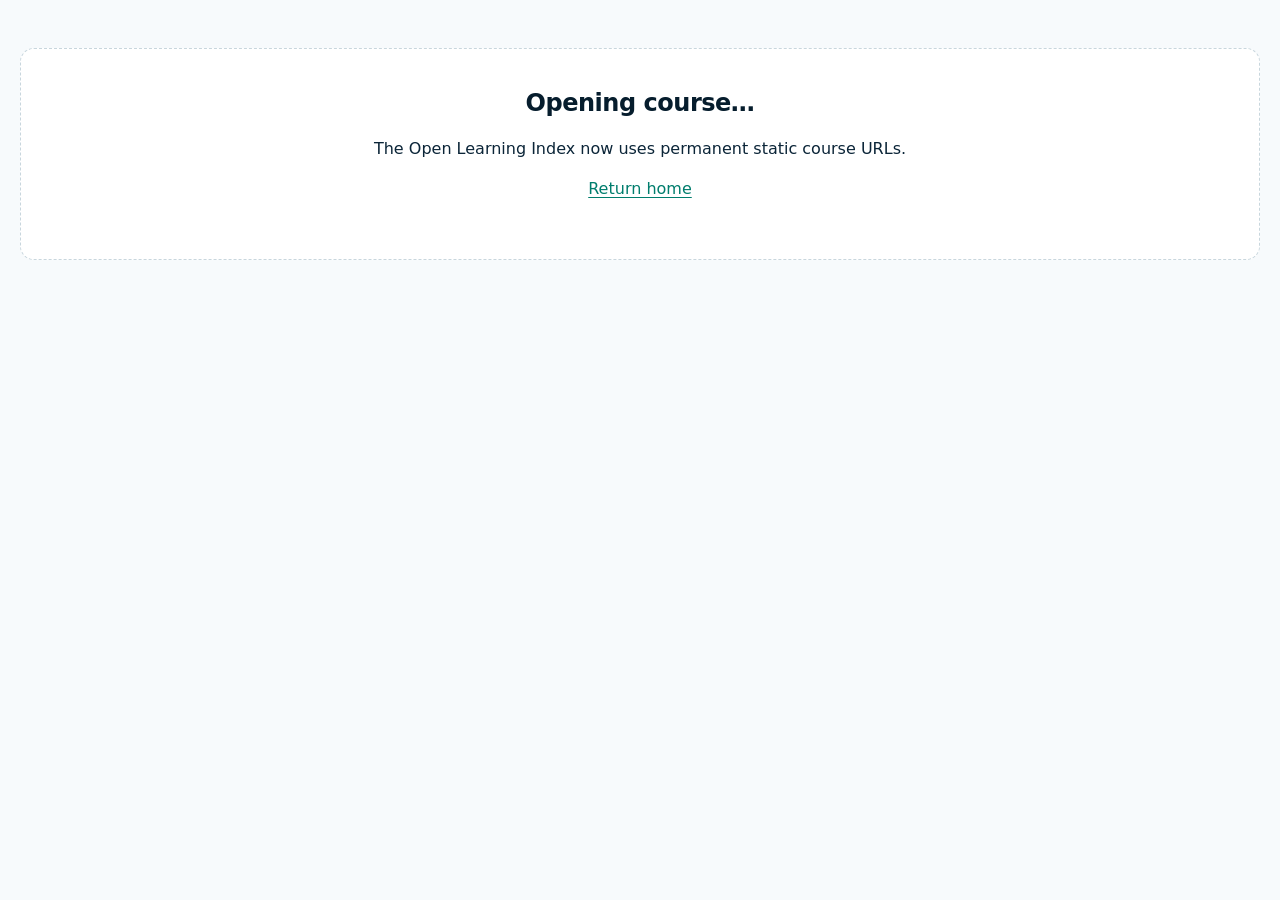
<file: site/course.html>
<!doctype html>
<html lang="en">
<head>
  <meta charset="utf-8">
  <meta name="viewport" content="width=device-width, initial-scale=1">
  <meta name="robots" content="noindex,follow">
  <meta name="theme-color" content="#ffffff">
  <title>Course · Open Learning Index</title>
  <link rel="stylesheet" href="styles.css">
</head>
<body>
  <main class="shell course-page">
    <section class="empty">
      <h1>Opening course…</h1>
      <p>The Open Learning Index now uses permanent static course URLs.</p>
      <p><a href="./">Return home</a></p>
    </section>
  </main>
  <script>
    const id = new URLSearchParams(location.search).get("id");
    if (id && /^[a-z0-9-]+$/.test(id)) {
      location.replace("courses/" + encodeURIComponent(id) + "/");
    }
  </script>
</body>
</html>
</file>
<file: site/styles.css>
:root {
  color-scheme: light;
  --bg: #f7fafc;
  --surface: #ffffff;
  --surface-soft: #f3f7f9;
  --surface-teal: #eef9f7;
  --text: #0b2538;
  --text-strong: #061d2d;
  --muted: #617287;
  --line: #dbe5ea;
  --line-strong: #c8d6dd;
  --control-border: #7d919c;
  --primary: #079a86;
  --primary-strong: #007d6d;
  --primary-soft: #dff5f0;
  --secondary: #3f98f4;
  --secondary-soft: #e7f3ff;
  --accent: #ff7a24;
  --accent-soft: #fff0e6;
  --danger-soft: #ffe9e6;
  --danger: #c04b3d;
  --success: #0a8e6d;
  --shadow-sm: 0 7px 22px rgb(11 37 56 / 0.06);
  --shadow: 0 18px 48px rgb(11 37 56 / 0.09);
  --radius: 14px;
  --radius-lg: 22px;
  --max: 1240px;
}

* { box-sizing: border-box; }

html {
  scroll-behavior: smooth;
  scroll-padding-top: 78px;
}

body {
  margin: 0;
  background: var(--bg);
  color: var(--text);
  font-family: ui-sans-serif, system-ui, -apple-system, BlinkMacSystemFont, "Segoe UI", sans-serif;
  line-height: 1.52;
  text-rendering: optimizeLegibility;
}

a {
  color: var(--primary-strong);
  text-underline-offset: 0.16em;
}

a:hover { color: var(--primary); }

button,
input,
select,
summary { font: inherit; }

button,
input,
select { border: 1px solid var(--line); }

input,
select { border-color: var(--control-border); }

button:focus-visible,
input:focus-visible,
select:focus-visible,
a:focus-visible,
summary:focus-visible {
  outline: 3px solid color-mix(in srgb, var(--secondary) 55%, white);
  outline-offset: 3px;
}

img, svg { max-width: 100%; }

h1, h2, h3, p { margin-top: 0; }

h1, h2, h3 {
  color: var(--text-strong);
  line-height: 1.08;
  letter-spacing: -0.02em;
  text-wrap: balance;
}

.shell {
  width: min(calc(100% - 32px), var(--max));
  margin-inline: auto;
}

.sr-only {
  position: absolute;
  width: 1px;
  height: 1px;
  padding: 0;
  margin: -1px;
  overflow: hidden;
  clip: rect(0, 0, 0, 0);
  white-space: nowrap;
  border: 0;
}

.skip-link {
  position: fixed;
  top: -100px;
  left: 16px;
  z-index: 100;
  padding: 10px 14px;
  border-radius: 10px;
  background: var(--surface);
  color: var(--text);
  box-shadow: var(--shadow);
}

.skip-link:focus { top: 16px; }

/* Shared top navigation */

.topbar {
  position: sticky;
  top: 0;
  z-index: 50;
  border-bottom: 1px solid var(--line);
  background: rgb(255 255 255 / 0.96);
  backdrop-filter: blur(16px);
}

.topbar-inner {
  display: flex;
  min-height: 66px;
  align-items: center;
  gap: 28px;
}

.brand {
  display: inline-flex;
  align-items: center;
  gap: 9px;
  color: var(--text-strong);
  font-size: 0.93rem;
  font-weight: 850;
  text-decoration: none;
  white-space: nowrap;
}

.brand:hover { color: var(--text-strong); }

.brand-symbol {
  display: grid;
  place-items: center;
  width: 29px;
  height: 29px;
  border: 2px solid var(--primary);
  border-radius: 50%;
  color: var(--primary);
  font-size: 0.9rem;
  font-weight: 900;
}

.main-nav {
  display: flex;
  align-items: center;
  gap: 26px;
  margin-left: 18px;
}

.main-nav a {
  color: #395269;
  font-size: 0.82rem;
  font-weight: 650;
  text-decoration: none;
}

.main-nav a:hover,
.main-nav a.active {
  color: var(--primary-strong);
}

.nav-actions {
  display: flex;
  align-items: center;
  gap: 10px;
  margin-left: auto;
}

.icon-link,
.language-switch,
.theme-toggle {
  display: inline-flex;
  min-height: 34px;
  align-items: center;
  justify-content: center;
  color: #395269;
  text-decoration: none;
}

.icon-link {
  width: 34px;
  border-radius: 50%;
  font-size: 1.2rem;
}

.language-switch {
  padding: 0 12px;
  border: 1px solid var(--line);
  border-radius: 999px;
  background: var(--surface);
  font-size: 0.76rem;
  font-weight: 800;
}

.language-menu {
  position: relative;
}

.language-menu > summary {
  display: inline-flex;
  min-height: 34px;
  align-items: center;
  justify-content: center;
  padding: 0 12px;
  border: 1px solid var(--line);
  border-radius: 999px;
  background: var(--surface);
  color: #395269;
  cursor: pointer;
  font-size: 0.76rem;
  font-weight: 800;
  list-style: none;
}

.language-menu > summary::-webkit-details-marker { display: none; }

.language-menu[open] > summary,
.language-menu > summary:hover {
  border-color: var(--control-border);
  color: var(--primary-strong);
}

.language-menu > nav {
  display: none;
}

.language-menu[open] > nav {
  position: absolute;
  top: calc(100% + 8px);
  right: 0;
  z-index: 90;
  display: grid;
  min-width: 190px;
  padding: 7px;
  border: 1px solid var(--line);
  border-radius: 12px;
  background: var(--surface);
  box-shadow: var(--shadow);
}

.language-menu > nav a {
  padding: 9px 10px;
  border-radius: 8px;
  color: var(--text);
  font-size: 0.8rem;
  font-weight: 700;
  text-decoration: none;
}

.language-menu > nav a:hover,
.language-menu > nav a:focus-visible {
  background: var(--surface-soft);
  color: var(--primary-strong);
}

.theme-toggle {
  width: 34px;
  min-height: 34px;
  align-items: center;
  justify-content: center;
  border: 1px solid transparent;
  border-radius: 50%;
  background: transparent;
  color: #395269;
  cursor: pointer;
  font-size: 1rem;
}

.theme-toggle:hover {
  border-color: var(--line);
  background: var(--surface-soft);
  color: var(--primary-strong);
}

.mobile-nav {
  display: none;
  position: relative;
  margin-left: auto;
}

.mobile-nav summary {
  display: grid;
  width: 40px;
  height: 40px;
  place-items: center;
  border: 1px solid var(--line);
  border-radius: 10px;
  background: var(--surface);
  color: var(--text);
  cursor: pointer;
  list-style: none;
}

.mobile-nav summary::-webkit-details-marker { display: none; }

.menu-icon,
.menu-icon::before,
.menu-icon::after {
  width: 18px;
  height: 2px;
  border-radius: 999px;
  background: currentColor;
}

.menu-icon {
  position: relative;
  display: block;
}

.menu-icon::before,
.menu-icon::after {
  content: "";
  position: absolute;
  left: 0;
}

.menu-icon::before { top: -6px; }
.menu-icon::after { top: 6px; }

.mobile-nav[open] nav {
  position: absolute;
  top: calc(100% + 8px);
  right: 0;
  z-index: 80;
  display: grid;
  min-width: 210px;
  padding: 8px;
  border: 1px solid var(--line);
  border-radius: 12px;
  background: var(--surface);
  box-shadow: var(--shadow);
}

.mobile-nav nav a {
  padding: 10px 12px;
  border-radius: 8px;
  color: var(--text);
  font-size: 0.875rem;
  font-weight: 700;
  text-decoration: none;
}

.mobile-nav nav a:hover {
  background: var(--surface-soft);
  color: var(--primary-strong);
}


/* Shared SVG icon system */

.ui-icon {
  display: block;
  width: 1em;
  height: 1em;
  flex: 0 0 auto;
}

.brand-symbol .ui-icon { width: 15px; height: 15px; }
.icon-link .ui-icon,
.theme-toggle .ui-icon { width: 18px; height: 18px; }
.principle-icon .ui-icon { width: 18px; height: 18px; }
.category-icon .ui-icon { width: 23px; height: 23px; }
.status-banner-icon .ui-icon { width: 18px; height: 18px; }
.glance-icon .ui-icon { width: 15px; height: 15px; }
.related-mark .ui-icon { width: 16px; height: 16px; }
.category-directory-arrow .ui-icon { width: 18px; height: 18px; }

.icon-link {
  border-color: transparent;
  background: transparent;
  cursor: pointer;
}

/* Homepage */

.home-hero {
  background: var(--surface);
}

.hero-frame {
  position: relative;
  min-height: 470px;
  overflow: hidden;
  border-radius: 0 0 var(--radius-lg) var(--radius-lg);
  background:
    linear-gradient(90deg, rgb(224 245 248 / 0.94) 0%, rgb(224 245 248 / 0.72) 37%, rgb(224 245 248 / 0.10) 66%),
    url("assets/hero-landscape.svg") center / cover no-repeat;
  box-shadow: var(--shadow-sm);
}

.hero-frame::after {
  content: "";
  position: absolute;
  inset: auto 0 0;
  height: 145px;
  background: linear-gradient(180deg, transparent, rgb(4 35 46 / 0.68));
  pointer-events: none;
}

.hero-copy-block {
  position: relative;
  z-index: 2;
  width: min(650px, 64%);
  padding: 58px 0 42px 46px;
}

.eyebrow,
.section-kicker {
  margin-bottom: 9px;
  color: var(--primary-strong);
  font-size: 0.68rem;
  font-weight: 850;
  letter-spacing: 0.1em;
  text-transform: uppercase;
}

.hero-copy-block h1 {
  max-width: 620px;
  margin-bottom: 17px;
  font-size: clamp(2.55rem, 5.7vw, 4.8rem);
  line-height: 0.97;
}

.hero-copy {
  max-width: 540px;
  margin-bottom: 0;
  color: #263f53;
  font-size: 1.02rem;
}

.hero-actions {
  display: flex;
  flex-wrap: wrap;
  gap: 10px;
  margin-top: 24px;
}

.button {
  display: inline-flex;
  min-height: 44px;
  align-items: center;
  justify-content: center;
  gap: 8px;
  padding: 0 17px;
  border-radius: 9px;
  font-size: 0.84rem;
  font-weight: 800;
  text-decoration: none;
}

.button-primary {
  border: 1px solid var(--primary-strong);
  background: var(--primary-strong);
  color: white;
  box-shadow: 0 8px 22px rgb(7 154 134 / 0.18);
}

.button-primary:hover {
  background: var(--primary-strong);
  color: white;
}

.button-ghost {
  border: 1px solid color-mix(in srgb, var(--text) 45%, transparent);
  background: rgb(255 255 255 / 0.35);
  color: var(--text-strong);
  backdrop-filter: blur(8px);
}

.button-ghost:hover {
  background: rgb(255 255 255 / 0.6);
  color: var(--text-strong);
}

.home-stats {
  position: static;
  z-index: 3;
  display: grid;
  width: min(580px, 100%);
  grid-template-columns: repeat(4, 1fr);
  margin-top: 28px;
  padding-top: 18px;
  border-top: 1px solid rgb(255 255 255 / 0.28);
  color: white;
}

.home-stats div {
  padding: 0 18px;
  border-right: 1px solid rgb(255 255 255 / 0.28);
}

.home-stats div:first-child { padding-left: 0; }
.home-stats div:last-child { border-right: 0; }

.home-stats strong,
.home-stats span { display: block; }

.home-stats strong {
  margin-bottom: 2px;
  font-size: 1.5rem;
  line-height: 1;
  letter-spacing: -0.04em;
}

.home-stats span {
  color: rgb(255 255 255 / 0.84);
  font-size: 0.75rem;
}

.principles-strip {
  border-bottom: 1px solid var(--line);
  background: var(--surface);
}

.principles-grid {
  display: grid;
  grid-template-columns: repeat(4, 1fr);
  gap: 20px;
  padding-block: 27px;
}

.principles-grid article {
  display: flex;
  align-items: center;
  gap: 11px;
}

.principle-icon {
  display: grid;
  flex: 0 0 auto;
  place-items: center;
  width: 34px;
  height: 34px;
  border: 1px solid color-mix(in srgb, var(--primary) 28%, var(--line));
  border-radius: 10px;
  background: var(--primary-soft);
  color: var(--primary-strong);
  font-weight: 900;
}

.principles-grid strong,
.principles-grid small { display: block; }

.principles-grid strong {
  color: var(--text-strong);
  font-size: 0.78rem;
}

.principles-grid small {
  margin-top: 2px;
  color: var(--muted);
  font-size: 0.75rem;
}

.home-section {
  padding-block: 36px 10px;
}

.section-heading {
  display: flex;
  align-items: end;
  justify-content: space-between;
  gap: 20px;
  margin-bottom: 18px;
}

.section-heading h2,
.how-panel h2 {
  margin-bottom: 0;
  font-size: clamp(1.6rem, 3vw, 2.3rem);
}

.section-heading > a {
  font-size: 0.8125rem;
  font-weight: 800;
  text-decoration: none;
}

.category-showcase {
  display: grid;
  grid-template-columns: repeat(5, 1fr);
  gap: 14px;
}

.category-tile {
  display: grid;
  min-height: 138px;
  place-items: center;
  align-content: center;
  gap: 9px;
  padding: 16px;
  border: 1px solid var(--line);
  border-radius: var(--radius);
  background: var(--surface);
  color: var(--text);
  text-align: center;
  text-decoration: none;
  box-shadow: var(--shadow-sm);
  transition: transform 150ms ease, border-color 150ms ease, box-shadow 150ms ease;
}

.category-tile:hover {
  transform: translateY(-2px);
  border-color: color-mix(in srgb, var(--primary) 28%, var(--line));
  color: var(--text);
  box-shadow: var(--shadow);
}

.category-icon {
  display: grid;
  width: 44px;
  height: 44px;
  place-items: center;
  border-radius: 12px;
  background: var(--secondary-soft);
  color: var(--secondary);
  font-size: 1.25rem;
  font-weight: 900;
}

.icon-business-entrepreneurship { background: #e9f8ee; color: #36a55e; }
.icon-math-statistics { background: #f3e9ff; color: #9255d8; }
.icon-health-medicine { background: #ffecec; color: #ed4b4b; }
.icon-languages { background: var(--accent-soft); color: var(--accent); }

.category-tile strong {
  max-width: 150px;
  font-size: 0.875rem;
  line-height: 1.25;
}

.category-tile small {
  color: var(--muted);
  font-size: 0.75rem;
}

.featured-grid {
  display: grid;
  grid-template-columns: repeat(4, 1fr);
  gap: 14px;
}

.mini-course-card,
.catalogue-card {
  position: relative;
  display: flex;
  min-width: 0;
  flex-direction: column;
  border: 1px solid var(--line);
  border-radius: var(--radius);
  background: var(--surface);
  box-shadow: var(--shadow-sm);
}

.mini-course-card {
  min-height: 190px;
  padding: 16px;
}

.mini-card-top,
.catalogue-card-head {
  display: flex;
  align-items: center;
  justify-content: space-between;
}

.score-pill {
  display: inline-flex;
  min-width: 42px;
  height: 30px;
  align-items: center;
  justify-content: center;
  border-radius: 7px;
  background: var(--primary-strong);
  color: white;
  font-size: 0.8125rem;
  font-weight: 800;
}

.score-context {
  color: var(--muted);
  font-size: 0.75rem;
  font-weight: 700;
}

.mini-course-card h3,
.catalogue-card h3 {
  margin: 14px 0 5px;
  font-size: 1rem;
  line-height: 1.22;
}

.mini-course-card h3 a,
.catalogue-card h3 a {
  color: var(--text-strong);
  text-decoration: none;
}

.mini-course-card h3 a:hover,
.catalogue-card h3 a:hover { color: var(--primary-strong); }

.provider {
  margin-bottom: 12px;
  color: var(--muted);
  font-size: 0.8125rem;
}

.mini-tags {
  display: flex;
  flex-wrap: wrap;
  gap: 5px;
  margin-top: auto;
}

.mini-tag {
  display: inline-flex;
  min-height: 26px;
  align-items: center;
  padding: 4px 8px;
  border-radius: 6px;
  background: #eef4f6;
  color: #466076;
  font-size: 0.75rem;
  line-height: 1.2;
}

.tag-category {
  background: var(--primary-soft);
  color: var(--primary-strong);
}

.tag-archive {
  background: #edf0f2;
  color: #405465;
}

.how-panel {
  display: grid;
  grid-template-columns: minmax(250px, 0.75fr) minmax(0, 1.25fr);
  gap: 52px;
  margin-top: 26px;
  margin-bottom: 46px;
  padding: 30px 34px;
  border: 1px solid var(--line);
  border-radius: var(--radius-lg);
  background: var(--surface);
  box-shadow: var(--shadow-sm);
}

.how-copy p {
  color: var(--muted);
}

.how-copy p:last-of-type { margin-bottom: 10px; }

.how-copy a {
  font-size: 0.82rem;
  font-weight: 800;
}

/* Catalogue */

.catalogue-page {
  padding-block: 40px 52px;
}

.page-heading {
  margin-bottom: 22px;
}

.page-heading h1 {
  margin-bottom: 8px;
  font-size: clamp(2.2rem, 4vw, 3.4rem);
}

.page-heading p {
  margin-bottom: 0;
  color: var(--muted);
  font-size: 0.9rem;
}

.catalogue-toolbar {
  margin-bottom: 20px;
}

.catalogue-toolbar form {
  display: grid;
  gap: 10px;
}

.search-box {
  display: flex;
  min-height: 46px;
  align-items: center;
  gap: 10px;
  padding: 0 14px;
  border: 1px solid var(--control-border);
  border-radius: 10px;
  background: var(--surface);
  box-shadow: var(--shadow-sm);
}

.search-box span {
  color: var(--muted);
  font-size: 1.1rem;
}

.search-box input {
  width: 100%;
  border: 0;
  outline: 0;
  background: transparent;
  color: var(--text);
}

.search-box input::placeholder { color: #8b9aab; }

.filter-row,
.extra-filter-row {
  display: flex;
  flex-wrap: wrap;
  gap: 8px;
  align-items: center;
}

.compact-field label {
  position: absolute;
  width: 1px;
  height: 1px;
  padding: 0;
  margin: -1px;
  overflow: hidden;
  clip: rect(0, 0, 0, 0);
  white-space: nowrap;
  border: 0;
}

.compact-field select {
  min-height: 40px;
  padding: 0 30px 0 11px;
  border-radius: 9px;
  background: var(--surface);
  color: #3d556b;
  font-size: 0.8125rem;
  font-weight: 700;
}

.clear-button {
  min-height: 40px;
  padding: 0 10px;
  border-color: transparent;
  background: transparent;
  color: var(--muted);
  cursor: pointer;
  font-size: 0.8125rem;
  font-weight: 700;
}

.clear-button:hover { color: var(--primary-strong); }

.primary-filter-disclosure {
  display: contents;
}

.primary-filter-disclosure > summary {
  display: none;
}

.primary-filter-fields {
  display: flex;
  flex-wrap: wrap;
  gap: 8px;
  align-items: center;
}

.more-filters {
  width: fit-content;
  color: var(--muted);
  font-size: 0.8125rem;
}

.more-filters summary {
  display: inline-flex;
  min-height: 40px;
  align-items: center;
  cursor: pointer;
  font-weight: 750;
}

.extra-filter-row {
  margin-top: 10px;
  padding: 11px;
  border: 1px solid var(--line);
  border-radius: 10px;
  background: var(--surface);
}

.filter-check {
  display: inline-flex;
  min-height: 44px;
  align-items: center;
  gap: 8px;
  padding: 6px 8px;
  color: #50677a;
  font-size: 0.8125rem;
}

.filter-check input {
  width: 17px;
  height: 17px;
  accent-color: var(--primary);
}

.catalogue-meta {
  display: flex;
  align-items: center;
  justify-content: space-between;
  margin: 18px 0 12px;
}

.catalogue-meta p {
  margin: 0;
  color: #4d6275;
  font-size: 0.78rem;
  font-weight: 700;
}

.view-toggle {
  display: flex;
  gap: 4px;
}

.view-toggle button {
  min-height: 40px;
  padding: 0 11px;
  border-radius: 8px;
  background: var(--surface);
  color: #61768a;
  font-size: 0.75rem;
  font-weight: 750;
}

.view-toggle button.active {
  border-color: #173746;
  background: #173746;
  color: white;
}

.course-grid.catalogue-grid {
  display: grid;
  grid-template-columns: repeat(3, 1fr);
  gap: 14px;
}

.catalogue-card {
  min-height: 215px;
  padding: 16px;
}

.catalogue-card:hover {
  border-color: color-mix(in srgb, var(--primary) 27%, var(--line));
  box-shadow: var(--shadow);
}

.mini-course-card h3 a::after,
.catalogue-card h3 a::after {
  content: "";
  position: absolute;
  inset: 0;
  border-radius: inherit;
}

.mini-course-card:has(h3 a:focus-visible),
.catalogue-card:has(h3 a:focus-visible) {
  outline: 3px solid color-mix(in srgb, var(--secondary) 55%, white);
  outline-offset: 3px;
}

.mini-course-card h3 a:focus-visible,
.catalogue-card h3 a:focus-visible {
  outline: none;
}

.access-line {
  display: grid;
  grid-template-columns: auto 1fr;
  gap: 7px;
  align-items: center;
  margin-top: auto;
  padding-top: 12px;
  border-top: 1px solid var(--line);
  color: var(--muted);
  font-size: 0.75rem;
}

.access-line strong {
  color: var(--primary-strong);
  font-size: 0.75rem;
}

.show-more-row {
  display: flex;
  justify-content: center;
  margin-top: 24px;
}

.show-more {
  min-height: 40px;
  padding: 0 16px;
  border-radius: 999px;
  background: var(--surface);
  color: var(--text);
  cursor: pointer;
  font-weight: 750;
}

.empty {
  margin-top: 20px;
  padding: 42px 20px;
  border: 1px dashed var(--line-strong);
  border-radius: var(--radius);
  background: var(--surface);
  text-align: center;
}

/* Static course detail */

.course-page {
  padding-block: 28px 54px;
}

.course-breadcrumbs {
  display: flex;
  flex-wrap: wrap;
  gap: 7px;
  align-items: center;
  margin-bottom: 22px;
  color: var(--muted);
  font-size: 0.75rem;
}

.course-breadcrumbs a {
  color: var(--primary-strong);
  text-decoration: none;
  font-weight: 700;
}

.course-title-grid {
  display: grid;
  grid-template-columns: minmax(0, 1fr) 250px;
  gap: 38px;
  align-items: start;
}

.course-heading-main h1 {
  max-width: 870px;
  margin-bottom: 11px;
  font-size: clamp(2rem, 4.2vw, 3.45rem);
  line-height: 1.01;
}

.course-provider-line {
  margin-bottom: 8px;
  color: #425c70;
  font-size: 0.875rem;
  font-weight: 700;
}

.localization-note {
  max-width: 720px;
  margin: 0 0 14px;
  color: var(--muted);
  font-size: 0.75rem;
}

.course-meta-tags {
  display: flex;
  flex-wrap: wrap;
  gap: 7px;
}

.course-score-card {
  padding: 17px 18px;
  border: 1px solid var(--line);
  border-radius: 12px;
  background: var(--surface);
  box-shadow: var(--shadow-sm);
}

.course-score-card > span {
  display: block;
  margin-bottom: 5px;
  color: var(--text-strong);
  font-size: 0.75rem;
  font-weight: 800;
}

.course-score-main {
  display: flex;
  gap: 7px;
  align-items: baseline;
}

.course-score-main strong {
  color: var(--text-strong);
  font-size: 2.45rem;
  line-height: 1;
  letter-spacing: -0.03em;
}

.course-score-main small {
  color: var(--text);
  font-size: 1rem;
}

.quality-line {
  display: flex;
  justify-content: space-between;
  margin-top: 14px;
  color: #314c60;
  font-size: 0.75rem;
  font-weight: 800;
}

.score-meter {
  overflow: hidden;
  height: 5px;
  margin-top: 5px;
  border-radius: 999px;
  background: #e6edef;
}

.score-meter i {
  display: block;
  height: 100%;
  border-radius: inherit;
  background: var(--primary);
}

.status-banner {
  display: grid;
  grid-template-columns: auto 1fr auto;
  gap: 12px;
  align-items: center;
  margin: 24px 0 16px;
  padding: 12px 16px;
  border-radius: 12px;
  background: linear-gradient(90deg, #eff9f7, #f5fbfa);
}

.status-banner-icon {
  display: grid;
  width: 34px;
  height: 34px;
  place-items: center;
  border-radius: 9px;
  background: #d8f3ed;
  color: var(--primary-strong);
  font-weight: 900;
}

.status-banner strong,
.status-banner small { display: block; }

.status-banner strong {
  margin-bottom: 2px;
  color: var(--text-strong);
  font-size: 0.875rem;
}

.status-banner small {
  color: var(--muted);
  font-size: 0.8125rem;
}

.status-banner a {
  display: inline-flex;
  min-height: 42px;
  align-items: center;
  padding: 0 16px;
  border: 1px solid var(--primary-strong);
  border-radius: 999px;
  background: var(--primary-strong);
  color: white;
  font-size: 0.8125rem;
  font-weight: 800;
  text-decoration: none;
}

.course-tabs {
  display: flex;
  gap: 42px;
  overflow-x: auto;
  margin-bottom: 18px;
  border-bottom: 1px solid var(--line);
}

.course-tabs a {
  flex: 0 0 auto;
  min-height: 44px;
  padding: 11px 0 10px;
  border-bottom: 2px solid transparent;
  color: var(--muted);
  font-size: 0.8125rem;
  font-weight: 700;
  text-decoration: none;
}

.course-layout {
  display: grid;
  grid-template-columns: minmax(0, 1fr) 275px;
  gap: 28px;
  align-items: start;
}

.course-content {
  display: grid;
  gap: 22px;
}

.content-section {
  padding-bottom: 20px;
  border-bottom: 1px solid #edf1f3;
}

.content-section:last-child { border-bottom: 0; }

.content-section h2 {
  margin-bottom: 12px;
  font-size: 1.4rem;
}

.content-section h3 {
  margin: 18px 0 8px;
  font-size: 1rem;
}

.content-section p,
.content-section li {
  max-width: 75ch;
  color: #4d6376;
  font-size: 1rem;
  line-height: 1.65;
}

.content-section p:last-child { margin-bottom: 0; }

.check-list,
.evidence-list,
.comparison-list {
  padding-left: 0;
  list-style: none;
}

.check-list li,
.evidence-list li,
.comparison-list li {
  position: relative;
  padding-left: 22px;
}

.check-list li::before {
  content: "✓";
  position: absolute;
  left: 0;
  color: var(--primary);
  font-weight: 900;
}

.evidence-list li::before,
.comparison-list li::before {
  content: "→";
  position: absolute;
  left: 0;
  color: var(--primary);
}

.evidence-list li + li,
.comparison-list li + li { margin-top: 6px; }

.course-materials-link {
  display: inline-flex;
  min-height: 42px;
  align-items: center;
  gap: 9px;
  padding: 0 14px;
  border-radius: 10px;
  background: var(--surface-teal);
  color: var(--primary-strong);
  font-size: 0.8125rem;
  font-weight: 800;
  text-decoration: none;
}

.course-sidebar {
  display: grid;
  gap: 12px;
}

.sidebar-card {
  padding: 16px;
  border: 1px solid var(--line);
  border-radius: 12px;
  background: var(--surface);
}

.sidebar-card h2 {
  margin-bottom: 13px;
  font-size: 1rem;
}

.glance-list {
  display: grid;
  gap: 11px;
  margin: 0;
}

.glance-list > div {
  display: grid;
  grid-template-columns: 19px 72px 1fr;
  gap: 7px;
  align-items: start;
}

.glance-list dt,
.glance-list dd {
  margin: 0;
  font-size: 0.75rem;
}

.glance-list dt { color: var(--muted); }
.glance-list dd { color: var(--text); }

.glance-icon {
  color: var(--primary-strong);
  font-size: 0.8125rem;
}

.related-list {
  display: grid;
  gap: 10px;
}

.related-more {
  margin: 12px 0 0;
}

.related-more-link {
  color: var(--primary-strong);
  font-size: 0.8125rem;
  font-weight: 750;
  text-decoration: none;
}

.related-more-link:hover {
  text-decoration: underline;
}

.related-course {
  display: grid;
  grid-template-columns: 34px 1fr auto;
  gap: 8px;
  align-items: center;
  text-decoration: none;
}

.related-mark {
  display: grid;
  width: 34px;
  height: 34px;
  place-items: center;
  border-radius: 9px;
  background: var(--accent-soft);
  color: var(--accent);
  font-size: 0.65rem;
  font-weight: 900;
}

.related-course strong,
.related-course small { display: block; }

.related-course strong {
  color: var(--text-strong);
  font-size: 0.75rem;
  line-height: 1.25;
}

.related-course small {
  margin-top: 2px;
  color: var(--muted);
  font-size: 0.75rem;
}

.related-score {
  padding: 4px 6px;
  border-radius: 5px;
  background: var(--primary-strong);
  color: white;
  font-size: 0.75rem;
  font-weight: 850;
}

.quality-panel {
  padding: 15px;
  border: 1px solid var(--line);
  border-radius: 12px;
  background: #fbfdfd;
}

.component-grid {
  display: grid;
  gap: 9px;
}

.component-item {
  display: grid;
  grid-template-columns: 100px 1fr 32px;
  gap: 9px;
  align-items: center;
}

.component-item span {
  color: #536b7e;
  font-size: 0.75rem;
  font-weight: 700;
}

.component-item strong {
  font-size: 0.75rem;
  text-align: right;
}

.component-meter {
  overflow: hidden;
  height: 5px;
  border-radius: 999px;
  background: #e7eef1;
}

.component-meter i {
  display: block;
  height: 100%;
  border-radius: inherit;
  background: var(--primary);
}

.editorial-details {
  margin-top: 12px;
}

.editorial-details summary {
  cursor: pointer;
  min-height: 44px;
  color: var(--primary-strong);
  font-size: 0.8125rem;
  font-weight: 800;
}


/* Category directory */

.category-directory-page {
  padding-block: 48px 56px;
}

.category-directory-header {
  max-width: 760px;
  margin-bottom: 28px;
}

.category-directory-header h1 {
  margin-bottom: 10px;
  font-size: clamp(2.35rem, 5vw, 4rem);
}

.category-directory-header > p:last-child {
  margin-bottom: 0;
  color: var(--muted);
  font-size: 1rem;
}

.category-directory-grid {
  display: grid;
  grid-template-columns: repeat(3, 1fr);
  gap: 14px;
}

.category-directory-card {
  display: grid;
  min-height: 150px;
  grid-template-columns: 50px 1fr auto;
  gap: 14px;
  align-items: start;
  padding: 18px;
  border: 1px solid var(--line);
  border-radius: var(--radius);
  background: var(--surface);
  color: var(--text);
  text-decoration: none;
  box-shadow: var(--shadow-sm);
  transition: transform 150ms ease, border-color 150ms ease, box-shadow 150ms ease;
}

.category-directory-card:hover {
  transform: translateY(-2px);
  border-color: color-mix(in srgb, var(--primary) 30%, var(--line));
  color: var(--text);
  box-shadow: var(--shadow);
}

.category-directory-card .category-icon {
  width: 46px;
  height: 46px;
}

.category-directory-copy {
  display: grid;
  min-width: 0;
  gap: 5px;
}

.category-directory-copy > strong {
  color: var(--text-strong);
  font-size: 1rem;
  line-height: 1.22;
}

.category-directory-copy > span {
  color: var(--muted);
  font-size: 0.8125rem;
}

.category-directory-copy small {
  margin-top: 8px;
  color: var(--muted);
  font-size: 0.75rem;
  line-height: 1.35;
}

.category-directory-copy small strong {
  color: var(--text);
  font-weight: 700;
}

.category-directory-arrow {
  display: grid;
  width: 34px;
  height: 34px;
  place-items: center;
  border-radius: 50%;
  background: var(--surface-soft);
  color: var(--primary-strong);
}

/* Generated category pages */

.category-page {
  padding-block: 34px 52px;
}

.category-page-header {
  margin-bottom: 22px;
}

.category-page-header h1 {
  margin-bottom: 8px;
  font-size: clamp(2rem, 4vw, 3.2rem);
}

.category-page-header p {
  color: var(--muted);
  font-size: 0.82rem;
}

/* Footer */

.site-footer {
  margin-top: 48px;
  padding: 28px 0;
  border-top: 1px solid var(--line);
  background: var(--surface);
}

.footer-inner {
  display: flex;
  align-items: center;
  justify-content: space-between;
  gap: 24px;
}

.footer-inner p {
  margin: 3px 0 0;
  color: var(--muted);
  font-size: 0.8125rem;
}

.footer-links {
  display: flex;
  flex-wrap: wrap;
  gap: 18px;
}

.footer-links a {
  font-size: 0.8125rem;
  font-weight: 750;
  text-decoration: none;
}

.noscript {
  position: fixed;
  inset: auto 16px 16px;
  z-index: 100;
  padding: 12px 14px;
  border: 1px solid var(--line);
  border-radius: 10px;
  background: var(--surface);
  box-shadow: var(--shadow);
}

@media (max-width: 980px) {
  .main-nav { gap: 15px; margin-left: 0; }
  .hero-copy-block { width: 72%; }
  .category-showcase { grid-template-columns: repeat(3, 1fr); }
  .category-directory-grid { grid-template-columns: repeat(2, 1fr); }
  .featured-grid { grid-template-columns: repeat(2, 1fr); }
  .course-grid.catalogue-grid { grid-template-columns: repeat(2, 1fr); }
  .course-title-grid { grid-template-columns: 1fr 220px; gap: 24px; }
  .course-layout { grid-template-columns: 1fr 235px; gap: 20px; }
}

@media (max-width: 760px) {
  .shell { width: min(calc(100% - 24px), var(--max)); }

  .topbar-inner {
    min-height: 58px;
    gap: 12px;
  }

  .brand span:last-child { font-size: 0.8rem; }
  .main-nav { display: none; }
  .mobile-nav {
    display: block;
    order: 3;
    margin-left: 0;
  }
  .nav-actions {
    order: 2;
    gap: 6px;
    margin-left: auto;
  }
  .icon-link,
  .language-switch,
  .theme-toggle {
    min-height: 40px;
  }
  .icon-link,
  .theme-toggle { width: 40px; }
  .language-switch { min-width: 40px; padding: 0 9px; }

  .hero-frame {
    min-height: 610px;
    border-radius: 0 0 18px 18px;
    background:
      linear-gradient(180deg, rgb(224 245 248 / 0.93) 0%, rgb(224 245 248 / 0.6) 47%, rgb(4 35 46 / 0.18) 100%),
      url("assets/hero-landscape.svg") 58% center / cover no-repeat;
  }

  .hero-copy-block {
    width: 100%;
    padding: 38px 22px 34px;
  }

  .hero-copy-block h1 {
    font-size: clamp(2.35rem, 12vw, 3.6rem);
  }

  .home-stats {
    width: 100%;
    grid-template-columns: repeat(2, 1fr);
    gap: 14px 0;
    margin-top: 26px;
  }

  .home-stats div:nth-child(2) { border-right: 0; }
  .home-stats div:nth-child(3) { padding-left: 0; }

  .principles-grid {
    grid-template-columns: repeat(2, 1fr);
  }

  .category-showcase {
    grid-template-columns: repeat(2, 1fr);
  }

  .category-directory-grid {
    grid-template-columns: 1fr;
  }

  .primary-filter-disclosure {
    display: block;
    width: 100%;
    order: 2;
  }

  .primary-filter-disclosure > summary {
    display: flex;
    min-height: 44px;
    align-items: center;
    justify-content: space-between;
    padding: 0 12px;
    border: 1px solid var(--line);
    border-radius: 9px;
    background: var(--surface);
    color: var(--text);
    cursor: pointer;
    font-size: 0.8125rem;
    font-weight: 800;
  }

  .primary-filter-fields {
    display: grid;
    grid-template-columns: 1fr;
    gap: 8px;
    margin-top: 8px;
    padding: 10px;
    border: 1px solid var(--line);
    border-radius: 10px;
    background: var(--surface);
  }

  .sort-field {
    flex: 1 1 auto;
    order: 1;
  }

  .clear-button { order: 3; }

  .more-filters { width: 100%; }

  .extra-filter-row {
    display: grid;
    grid-template-columns: 1fr;
  }

  .featured-grid,
  .course-grid.catalogue-grid {
    grid-template-columns: 1fr;
  }

  .how-panel {
    grid-template-columns: 1fr;
    gap: 16px;
    padding: 23px;
  }

  .filter-row {
    align-items: stretch;
  }

  .compact-field { flex: 1 1 46%; }
  .compact-field select { width: 100%; }

  .catalogue-meta {
    align-items: flex-start;
    gap: 10px;
  }

  .view-toggle { display: none; }

  .course-title-grid,
  .course-layout {
    grid-template-columns: 1fr;
  }

  .course-score-card {
    width: min(100%, 300px);
  }

  .status-banner {
    grid-template-columns: auto 1fr;
  }

  .status-banner a {
    grid-column: 1 / -1;
    justify-content: center;
  }

  .course-tabs {
    gap: 25px;
  }

  .course-sidebar {
    grid-row: auto;
    order: -1;
  }

  .footer-inner,
  .section-heading {
    align-items: flex-start;
    flex-direction: column;
  }
}

@media (max-width: 480px) {
  .language-switch { padding: 0 9px; }
  .brand-symbol { width: 27px; height: 27px; }
  .hero-copy-block { padding-inline: 18px; }
  .home-stats { width: 100%; }
  .principles-grid { grid-template-columns: 1fr; }
  .category-showcase { grid-template-columns: 1fr; }
  .category-tile {
    min-height: 74px;
    grid-template-columns: 44px 1fr auto;
    grid-template-rows: auto;
    justify-items: start;
    align-items: center;
    text-align: left;
  }
  .category-tile strong { max-width: none; }
  .category-tile small { justify-self: end; }
  .category-directory-card {
    min-height: 0;
    grid-template-columns: 44px 1fr auto;
    padding: 15px;
  }
  .category-directory-copy small { display: none; }
  .compact-field { flex-basis: 100%; }
  .course-tabs { gap: 20px; }
  .component-item { grid-template-columns: 82px 1fr 30px; }
  .icon-link { display: none; }
  .brand { gap: 7px; }
  .brand span:last-child { font-size: 0.76rem; }
}

@media (prefers-reduced-motion: reduce) {
  html { scroll-behavior: auto; }
  *, *::before, *::after {
    animation-duration: 0.01ms !important;
    animation-iteration-count: 1 !important;
    transition-duration: 0.01ms !important;
  }
}


/* Dark theme */

html[data-theme="dark"] {
  color-scheme: dark;
  --bg: #07131a;
  --surface: #0c1b23;
  --surface-soft: #10252f;
  --surface-teal: #0d2a29;
  --text: #d9e7ec;
  --text-strong: #f4fafc;
  --muted: #99acb8;
  --line: #213842;
  --line-strong: #31505c;
  --control-border: #526b77;
  --primary: #2ecdb5;
  --primary-strong: #70e5d2;
  --primary-soft: #0e3734;
  --secondary: #6db5ff;
  --secondary-soft: #102d46;
  --accent: #ff9850;
  --accent-soft: #3b2519;
  --danger-soft: #3d211e;
  --danger: #ff9b91;
  --success: #5dd9b4;
  --shadow-sm: 0 8px 24px rgb(0 0 0 / 0.22);
  --shadow: 0 18px 48px rgb(0 0 0 / 0.34);
}

html[data-theme="dark"] body {
  background: #07131a;
}

html[data-theme="dark"] .topbar {
  background: rgb(7 19 26 / 0.94);
}

html[data-theme="dark"] .main-nav a,
html[data-theme="dark"] .icon-link,
html[data-theme="dark"] .theme-toggle,
html[data-theme="dark"] .language-switch {
  color: #b7c7d0;
}

html[data-theme="dark"] .hero-frame {
  background:
    linear-gradient(90deg, rgb(7 26 34 / 0.94) 0%, rgb(7 26 34 / 0.74) 40%, rgb(7 26 34 / 0.20) 70%),
    url("assets/hero-landscape.svg") center / cover no-repeat;
}

html[data-theme="dark"] .hero-copy-block h1,
html[data-theme="dark"] .hero-copy {
  color: #f3fafc;
}

html[data-theme="dark"] .button-ghost {
  border-color: rgb(255 255 255 / 0.28);
  background: rgb(6 22 29 / 0.45);
  color: #f2f8fa;
}

html[data-theme="dark"] .principles-strip,
html[data-theme="dark"] .site-footer {
  background: #091820;
}

html[data-theme="dark"] .provider-mark {
  background: linear-gradient(135deg, #112b35, #0d222c);
  color: #e9f4f7;
}

html[data-theme="dark"] .mini-tag {
  background: #152a34;
  color: #bdd0d8;
}

html[data-theme="dark"] .tag-category {
  background: #103a36;
  color: #72dfcd;
}

html[data-theme="dark"] .tag-archive {
  background: #29333a;
  color: #c8d3d8;
}

html[data-theme="dark"] .search-box input,
html[data-theme="dark"] .compact-field select {
  color: #dbe8ec;
}

html[data-theme="dark"] .search-box input::placeholder {
  color: #718793;
}

html[data-theme="dark"] .compact-field select,
html[data-theme="dark"] .view-toggle button,
html[data-theme="dark"] .show-more {
  background: var(--surface);
}

html[data-theme="dark"] .view-toggle button.active,
html[data-theme="dark"] .button-primary,
html[data-theme="dark"] .score-pill,
html[data-theme="dark"] .related-score,
html[data-theme="dark"] .status-banner a {
  border-color: var(--primary);
  background: var(--primary);
  color: #07131a;
}

html[data-theme="dark"] .course-provider-line,
html[data-theme="dark"] .localization-note,
html[data-theme="dark"] .quality-line,
html[data-theme="dark"] .catalogue-meta p,
html[data-theme="dark"] .filter-check {
  color: #a7bbc5;
}

html[data-theme="dark"] .status-banner {
  background: linear-gradient(90deg, #0e2a2a, #10252a);
}

html[data-theme="dark"] .status-banner-icon {
  background: #123c37;
}

html[data-theme="dark"] .score-meter,
html[data-theme="dark"] .component-meter {
  background: #21333b;
}

html[data-theme="dark"] .quality-panel {
  background: #0a1820;
}

html[data-theme="dark"] .content-section {
  border-bottom-color: #182d36;
}

html[data-theme="dark"] .content-section p,
html[data-theme="dark"] .content-section li,
html[data-theme="dark"] .component-item span {
  color: #9fb3bd;
}

html[data-theme="dark"] .course-materials-link {
  background: #0f312e;
}

html[data-theme="dark"] .category-icon {
  filter: saturate(0.88) brightness(0.82);
  box-shadow: inset 0 0 0 1px rgb(255 255 255 / 0.05);
}

html[data-theme="dark"] .icon-business-entrepreneurship,
html[data-theme="dark"] .icon-health-medicine,
html[data-theme="dark"] .icon-math-statistics,
html[data-theme="dark"] .icon-languages {
  background: #17313a;
}

html[data-theme="dark"] .course-tabs a {
  color: #a9bdc7;
}

@media (max-width: 760px) {
  html[data-theme="dark"] .hero-frame {
    background:
      linear-gradient(180deg, rgb(7 26 34 / 0.96) 0%, rgb(7 26 34 / 0.84) 48%, rgb(7 26 34 / 0.64) 100%),
      url("assets/hero-landscape.svg") 58% center / cover no-repeat;
  }
}
</file>
<file: site/editorial.css>
/* Editorial presentation: shared image, card and reading layouts. */
:root { --primary-strong: #006f62; --header-height: 66px; }
[hidden] { display: none !important; }
.home-hero { padding-block: 24px 0; }
.hero-frame, html[data-theme="dark"] .hero-frame {
  display: grid;
  grid-template-columns: 1.05fr 1fr;
  align-items: center;
  min-height: 560px;
  border-radius: 20px;
  background: #f3efe6;
  box-shadow: none;
  isolation: isolate;
}
.hero-frame::after { display: none; }
.hero-art {
  position: absolute;
  inset: 0 0 0 38%;
  z-index: -1;
  overflow: hidden;
  mask-image: linear-gradient(90deg, transparent, #000 18%);
}
.hero-art img { width: 100%; height: 100%; object-fit: cover; object-position: 65% center; }
.hero-copy-block { width: 100%; padding: 48px 0 48px 44px; }
.hero-copy-block h1 {
  max-width: 650px;
  margin-block: 16px 24px;
  font-size: clamp(2.5rem, 4.6vw, 4rem);
  line-height: 1.04;
  letter-spacing: -.045em;
  text-wrap: initial;
}
.hero-copy { max-width: 430px; font-size: 1.0625rem; line-height: 1.65; color: #3e5661; }
.hero-copy-block .eyebrow { max-width: 420px; font-size: .6875rem; line-height: 1.7; letter-spacing: .1em; }
.hero-actions { gap: 12px; margin-top: 26px; }
.hero-actions .button { padding-inline: 18px; font-size: .875rem; min-height: 46px; }
.hero-actions .button-ghost { border-color: #8b999b; background: #f3efe6; backdrop-filter: none; }
.home-stats { width: 100%; max-width: 440px; margin-top: 32px; padding-top: 20px; border-color: #bbc7c4; color: var(--text-strong); }
.home-stats div { padding-inline: 14px; border-color: #bbc7c4; }
.home-stats strong { font-size: 1.35rem; font-variant-numeric: tabular-nums; }
.home-stats span { margin-top: 5px; font-size: .75rem; color: #49606a; line-height: 1.35; }
.principles-grid { padding-block: 28px; gap: 20px; }
.home-section { padding-block: 38px 12px; }
.section-heading { margin-bottom: 22px; }
.section-kicker { line-height: 1.6; }
.featured-grid { gap: 20px; }

/* Discovery cards keep comparison data primary while using rights-safe editorial artwork. */
.catalogue-card, .mini-course-card {
  padding: 0;
  gap: 0;
  overflow: hidden;
  min-height: 0;
  border-radius: 14px;
  box-shadow: 0 3px 14px rgb(11 37 56 / .035);
}
.card-body { display: flex; flex-direction: column; gap: 13px; padding: 20px; flex: 1; min-width: 0; }
.card-heading { min-width: 0; }
.card-heading .provider { margin: 0 0 6px; font-size: .8125rem; line-height: 1.45; color: var(--muted); }
.card-heading h3 { margin: 0; font-size: 1.125rem; line-height: 1.35; font-weight: 750; letter-spacing: -.025em; overflow-wrap: anywhere; }
.card-score-row { display: flex; align-items: center; flex-wrap: wrap; gap: 8px 12px; }
.card-score { display: inline-flex; align-items: baseline; gap: 5px; color: var(--muted); }
.card-score strong { color: var(--text-strong); font-size: 1.0625rem; font-variant-numeric: tabular-nums; letter-spacing: -.02em; }
.card-score small { font-size: .6875rem; font-weight: 650; }
.card-score-primary strong { color: var(--primary-strong); }
.tag-tier { color: var(--muted); background: transparent; border-color: var(--line-strong); font-weight: 700; }
.card-rationale {
  margin: 0;
  color: var(--muted);
  font-size: .8125rem;
  line-height: 1.5;
  display: -webkit-box;
  -webkit-box-orient: vertical;
  -webkit-line-clamp: 2;
  overflow: hidden;
}
.mini-tags { gap: 5px; margin: 0; }
.mini-tag { font-size: .75rem; line-height: 1.4; }
.tag-category { color: #006f62; }
.card-footer {
  display: flex;
  align-items: flex-end;
  justify-content: space-between;
  gap: 10px 14px;
  flex-wrap: wrap;
  margin-top: auto;
  padding-top: 12px;
  border-top: 1px solid var(--line);
}
.access-line { display: flex; align-items: center; gap: 8px; font-size: .8125rem; line-height: 1.45; margin: 0; padding: 0; color: var(--text); }
.access-line [data-icon] { color: var(--primary-strong); flex: none; }
.access-line .ui-icon { width: 15px; height: 15px; }
.verified-line { color: var(--muted); font-size: .75rem; line-height: 1.45; white-space: nowrap; }
.course-grid.catalogue-grid { gap: 20px; }
.course-grid.catalogue-grid.catalogue-list { grid-template-columns: 1fr; }
.catalogue-list .catalogue-card { display: block; }
.catalogue-list .card-body { display: grid; grid-template-columns: minmax(0,1fr) auto; gap: 10px 24px; align-items: start; }
.catalogue-list .card-heading { grid-column: 1; }
.catalogue-list .card-score-row { grid-column: 2; grid-row: 1; justify-content: flex-end; }
.catalogue-list .card-rationale { grid-column: 1 / -1; -webkit-line-clamp: 1; }
.catalogue-list .mini-tags { grid-column: 1; margin: 0; }
.catalogue-list .card-footer { grid-column: 1 / -1; }

/* Course-detail and provider media remain available where they add context. */
.course-media { position: relative; display: flex; width: 100%; aspect-ratio: 16 / 9; overflow: hidden; flex: none; background: #e9eeeb; }
.course-media img { width: 100%; height: 100%; object-fit: contain; }
.media-editorial { align-items: center; justify-content: space-between; gap: 16px; padding: 24px; background: #e4eee9; color: #224e4b; }
.media-editorial::before, .media-editorial::after { content: ""; position: absolute; width: 170px; aspect-ratio: 1; border: 1px solid currentColor; border-radius: 50%; opacity: .13; right: -48px; top: -85px; pointer-events: none; }
.media-editorial::after { width: 225px; top: -112px; right: -75px; }
.media-symbol { flex: 0 0 auto; display: grid; place-items: center; width: 54px; height: 54px; border: 1px solid rgb(34 78 75 / .2); border-radius: 50%; }
.media-symbol .ui-icon { width: 28px; height: 28px; }
.media-provider-name { max-width: 72%; font-weight: 650; font-size: 1.05rem; line-height: 1.3; text-wrap: balance; }
.media-arts-design, .media-humanities-philosophy, .media-history-culture, .media-writing-communication { background: #eee6dc; color: #67523b; }
.media-math-statistics, .media-engineering-electronics, .media-ai-data, .media-computer-science, .media-cybersecurity-it { background: #e1ebf1; color: #254f6a; }
.media-health-medicine, .media-psychology-behavior { background: #eee3e2; color: #76514f; }
.media-languages { background: #ede6d7; color: #685730; }

/* Filter state is explicit, and keyboard focus is visible in both themes. */
.search-box input::placeholder { color: #627489; opacity: 1; }
.search-box:focus-within { outline: 3px solid var(--primary-strong); outline-offset: 3px; }
.filter-row { gap: 10px; }
.primary-filter-fields { display: grid; grid-template-columns: minmax(0,1.5fr) minmax(0,1.1fr) minmax(0,1fr) minmax(0,.8fr) auto; width: 100%; gap: 10px; }
.primary-filter-fields .compact-field { min-width: 0; }
.primary-filter-fields select { width: 100%; min-width: 0; max-width: 100%; }
.primary-filter-fields .more-filters[open] { grid-column: 1 / -1; width: 100%; }
.compact-field select { min-height: 44px; }
.primary-filter-disclosure { flex: 1; }
.primary-filter-fields > .compact-field { flex: 1 1 140px; }
.more-filters summary::after, .primary-filter-disclosure > summary::after { content: ""; display: inline-block; width: 7px; height: 7px; border-right: 1.5px solid currentColor; border-bottom: 1.5px solid currentColor; transform: rotate(45deg); margin: -4px 6px 0 12px; }
.more-filters[open] > summary::after, .primary-filter-disclosure[open] > summary::after { transform: rotate(225deg); margin-top: 4px; }
.filter-count { margin-left: auto; }
.active-filters { display: flex; flex-wrap: wrap; gap: 8px; margin-top: 12px; }
.active-filters:empty { display: none; }
.active-filter-summary { display: flex; align-items: center; flex-wrap: wrap; gap: 8px; }
.active-filter-summary:has(.filter-chip) { margin-top: 12px; }
.active-filter-summary .active-filters { margin: 0; }
.filter-chip { display: inline-flex; align-items: center; gap: 10px; min-height: 36px; max-width: 100%; padding: 6px 11px; background: var(--primary-soft); color: var(--text); border: 1px solid var(--line-strong); border-radius: 8px; font-size: .8125rem; cursor: pointer; text-align: left; }
.filter-chip span { overflow-wrap: anywhere; }
.filter-chip b { font-size: 1.1rem; font-weight: 500; }
.catalogue-meta { align-items: center; gap: 16px; margin-block: 22px 18px; }
.catalogue-meta p { font-size: .875rem; }
.catalogue-display-controls { display: flex; align-items: center; gap: 14px; }
.catalogue-display-controls .sort-field { display: flex; align-items: center; gap: 8px; flex: none; }
.catalogue-display-controls .sort-field label { position: static; width: auto; height: auto; clip: auto; overflow: visible; margin: 0; white-space: nowrap; font-size: .8125rem; color: var(--muted); }
.view-toggle button { min-height: 44px; color: var(--text); font-size: .8125rem; cursor: pointer; }
.clear-button { min-height: 44px; }
.main-nav a[aria-current], .main-nav a.active,
html[data-theme="dark"] .main-nav a[aria-current], html[data-theme="dark"] .main-nav a.active,
html[data-theme="dark"] .main-nav a:hover { color: var(--primary-strong); }
.main-nav a[aria-current] { text-decoration: underline; text-underline-offset: 7px; text-decoration-thickness: 2px; }

/* Trust and methodology pages reuse the editorial system rather than introducing a second visual language. */
.methodology-page { padding-block: 46px 64px; }
.methodology-header { max-width: 780px; margin-bottom: 34px; }
.methodology-header h1 { margin-bottom: 14px; font-size: clamp(2.4rem, 5vw, 4rem); }
.methodology-header > p:last-child { color: var(--muted); font-size: 1.02rem; line-height: 1.7; }
.methodology-section { max-width: 900px; padding-block: 26px; border-top: 1px solid var(--line); }
.methodology-section h2 { margin-bottom: 16px; font-size: 1.5rem; }
.methodology-section h3 { margin-bottom: 8px; font-size: 1.05rem; }
.methodology-section p, .methodology-section li { color: var(--muted); line-height: 1.65; }
.methodology-score-grid { display: grid; grid-template-columns: repeat(2,minmax(0,1fr)); gap: 16px; margin-block: 18px 24px; }
.methodology-score-grid article { padding: 20px; border: 1px solid var(--line); border-radius: 14px; background: var(--surface); box-shadow: var(--shadow-sm); }
.methodology-score-grid article p:last-child { margin-bottom: 0; }
.methodology-table-wrap { overflow-x: auto; margin-block: 18px; border: 1px solid var(--line); border-radius: 12px; background: var(--surface); }
.methodology-table { width: 100%; border-collapse: collapse; min-width: 520px; }
.methodology-table th, .methodology-table td { padding: 12px 14px; border-bottom: 1px solid var(--line); text-align: left; vertical-align: top; }
.methodology-table th { color: var(--text-strong); background: var(--surface-soft); font-size: .8125rem; }
.methodology-table td { color: var(--text); font-size: .875rem; }
.methodology-table tr:last-child td { border-bottom: 0; }
.methodology-tier-grid { display: grid; grid-template-columns: repeat(4,minmax(0,1fr)); gap: 10px; margin-block: 18px; }
.methodology-tier-grid div { display: grid; gap: 2px; padding: 15px; border: 1px solid var(--line); border-radius: 12px; background: var(--surface); }
.methodology-tier-grid strong { color: var(--primary-strong); font-size: 1.25rem; }
.methodology-tier-grid span { color: var(--text-strong); font-size: .8125rem; font-weight: 750; }
.methodology-tier-grid small { color: var(--muted); font-size: .75rem; }
.methodology-note { padding: 14px 16px; border-left: 3px solid var(--primary); background: var(--surface-teal); border-radius: 0 10px 10px 0; }
.methodology-actions { display: flex; flex-wrap: wrap; gap: 10px; margin-top: 20px; }
.category-context { display: grid; gap: 8px; margin: -2px 0 24px; padding: 16px 18px; border: 1px solid var(--line); border-radius: 12px; background: var(--surface); }
.category-context p { margin: 0; color: var(--muted); font-size: .875rem; line-height: 1.55; }
.category-context strong { color: var(--text-strong); }
.not-found-page { min-height: 58vh; padding-block: 70px; }
.not-found-page .empty { max-width: 680px; margin-inline: auto; }

/* Course detail keeps the reading order and the navigation in sync. */
html:has(.course-tabs) { scroll-behavior: auto; }
.course-heading-main h1 { line-height: 1.08; letter-spacing: -.035em; }
.course-breadcrumbs { font-size: .8125rem; }
.course-provider-line { font-size: .9375rem; margin-block: 14px; }
.original-title { font-size: .8125rem; color: var(--muted); margin-block: 12px; }
.original-title summary { cursor: pointer; width: fit-content; min-height: 28px; }
.original-title p { margin: 6px 0; }
.course-title-grid { gap: 30px; }
.course-score-card { box-shadow: none; }
.course-tabs { position: sticky; top: var(--header-height); z-index: 30; background: var(--bg); margin-bottom: 24px; overflow: auto; gap: 28px; scrollbar-width: thin; }
.course-tabs a { display: inline-flex; flex: none; align-items: center; min-height: 50px; border-bottom: 3px solid transparent; font-size: .875rem; }
.course-tabs a[aria-current="location"], html[data-theme="dark"] .course-tabs a[aria-current="location"] { color: var(--primary-strong); border-bottom-color: var(--primary-strong); }
.content-section { scroll-margin-top: 64px; }
.content-section h2 { font-size: 1.375rem; margin-bottom: 16px; }
.content-section p, .content-section li { color: #4c6375; }
.course-layout { gap: 36px; grid-template-columns: minmax(0,1fr) 280px; }
.course-sidebar { order: initial; }
.course-sidebar .course-media { border-radius: 12px; border: 1px solid var(--line); }
.glance-list { font-size: .8125rem; }
.glance-list > div { grid-template-columns: 18px 64px minmax(0,1fr); }
.glance-list dt, .glance-list dd { font-size: .8125rem; }
.related-course { grid-template-columns: 1fr auto; gap: 12px; padding-block: 6px; }
.related-mark { display: none; }
.related-course strong, .related-course small { font-size: .8125rem; line-height: 1.45; }
.status-banner small { font-size: .8125rem; }
.component-item span, .component-item strong { font-size: .8125rem; }
.component-item { grid-template-columns: 115px minmax(0,1fr) 32px; }

html[data-theme="dark"] .hero-frame { background: #13272c; }
html[data-theme="dark"] .hero-art { opacity: .68; mask-image: linear-gradient(90deg, transparent, #000 28%); }
html[data-theme="dark"] .hero-art img { filter: brightness(.72) saturate(.78); }
html[data-theme="dark"] .hero-actions .button-ghost { background: #13272c; }
html[data-theme="dark"] .home-stats { color: var(--text-strong); border-color: #405357; }
html[data-theme="dark"] .home-stats div { border-color: #405357; }
html[data-theme="dark"] .home-stats span { color: #b7c9cd; }
html[data-theme="dark"] .media-editorial { background: #20393b; color: #bdd5ce; }
html[data-theme="dark"] .media-arts-design, html[data-theme="dark"] .media-humanities-philosophy, html[data-theme="dark"] .media-history-culture { background: #39322a; color: #dac8af; }
html[data-theme="dark"] .media-math-statistics, html[data-theme="dark"] .media-computer-science, html[data-theme="dark"] .media-ai-data { background: #203540; color: #bad3e1; }
html[data-theme="dark"] .media-symbol { border-color: #60807f; }
html[data-theme="dark"] .course-media:not(.media-editorial) { background: #13272c; }
html[data-theme="dark"] .category-icon { filter: none; color: #91c4e0; }
.media-provider img { object-fit: contain; }
.media-provider.course-media { padding: 22px; }
html[data-theme="dark"] .search-box input::placeholder { color: #a2b4bf; }
html[data-theme="dark"] .view-toggle button:not(.active) { color: #d9e7ec; }
html[data-theme="dark"] .content-section p, html[data-theme="dark"] .content-section li { color: #b5c6ce; }

@media (max-width: 1100px) {
  .hero-frame, html[data-theme="dark"] .hero-frame { grid-template-columns: 1.2fr 1fr; min-height: 530px; }
  .hero-copy-block { padding: 36px 0 36px 32px; }
  .hero-copy-block h1 { font-size: clamp(2.5rem, 4.8vw, 3.4rem); }
  .hero-art { inset-inline-start: 35%; }
  .course-layout { grid-template-columns: minmax(0,1fr) 245px; gap: 24px; }
  .featured-grid { grid-template-columns: repeat(2,minmax(0,1fr)); }
}
@media (max-width: 760px) {
  .methodology-page { padding-block: 30px 48px; }
  .methodology-score-grid { grid-template-columns: minmax(0,1fr); }
  .methodology-tier-grid { grid-template-columns: repeat(2,minmax(0,1fr)); }
  .methodology-table { min-width: 480px; }
  .methodology-actions .button { flex: 1 1 180px; }
  .course-layout { display: flex; flex-direction: column; }
  .course-content { order: 0; }
  .course-sidebar { display: contents; }
  .course-sidebar .course-media { display: none; }
  .course-sidebar .sidebar-card:first-of-type { order: -1; }
  .course-sidebar .sidebar-card:last-of-type { order: 1; }
  :root { --header-height: 58px; }
  .topbar-inner { gap: 6px; }
  .brand { min-width: 0; gap: 6px; }
  .brand-symbol { flex: none; }
  .nav-actions { gap: 2px; flex: none; }
  .mobile-nav { flex: none; }
  .language-switch { padding-inline: 7px; }
  .home-hero { padding-top: 12px; }
  .primary-filter-fields { grid-template-columns: minmax(0,1fr); }
  .primary-filter-disclosure { flex: 1 0 100%; }
  .clear-button { align-self: flex-start; }
  .hero-frame, html[data-theme="dark"] .hero-frame { display: flex; flex-direction: column; align-items: stretch; min-height: 0; border-radius: 14px; }
  .hero-copy-block { padding: 28px 24px 24px; min-height: 400px; }
  .hero-copy-block h1 { font-size: clamp(2rem, 8vw, 3rem); line-height: 1.08; margin-block: 12px 18px; }
  .hero-copy-block .eyebrow { font-size: .625rem; max-width: 100%; }
  .hero-copy { max-width: 540px; font-size: .9375rem; line-height: 1.6; }
  .hero-actions { margin-top: 20px; gap: 8px; }
  .hero-actions .button { font-size: .8125rem; padding-inline: 12px; }
  .hero-art, html[data-theme="dark"] .hero-art { position: relative; order: 2; z-index: 0; inset: auto; height: clamp(160px, 44vw, 280px); width: 100%; mask-image: none; }
  .hero-art img { object-position: 60% 64%; }
  .home-stats { grid-template-columns: repeat(4,minmax(0,1fr)); gap: 0; margin-top: 24px; max-width: none; padding-top: 18px; }
  .home-stats div { padding-inline: 10px; }
  .home-stats div:nth-child(2) { border-right: 1px solid #bbc7c4; }
  .home-stats div:nth-child(3) { padding-left: 10px; }
  .home-stats span { font-size: .6875rem; }
  .home-stats strong { font-size: 1.2rem; }
  .principles-grid { grid-template-columns: repeat(2,minmax(0,1fr)); gap: 18px 14px; padding-block: 24px; }
  .principles-grid article { align-items: flex-start; }
  .principle-icon { width: 28px; height: 28px; flex: none; margin-right: 8px; }
  .principles-grid strong { font-size: .75rem; }
  .principles-grid small { font-size: .6875rem; }
  .home-section { padding-block: 28px 6px; }
  .featured-grid { grid-template-columns: repeat(2,minmax(0,1fr)); gap: 14px; }
  .course-grid.catalogue-grid { gap: 16px; }
  .catalogue-meta { align-items: center; gap: 8px; }
  .catalogue-display-controls { min-width: 0; }
  .catalogue-display-controls .sort-field { min-width: 0; }
  .catalogue-display-controls select { max-width: 220px; font-size: .75rem; }
  .catalogue-list .catalogue-card { display: flex; }
  .catalogue-list .card-body { display: flex; }
  .catalogue-list .catalogue-card-head { flex-direction: row; align-self: auto; }
  .course-title-grid, .course-layout { grid-template-columns: minmax(0,1fr); gap: 22px; }
  .course-heading-main h1 { font-size: clamp(1.75rem, 6vw, 2.5rem); }
  .course-score-card { width: 100%; display: grid; grid-template-columns: 1fr auto; align-items: center; gap: 6px 16px; padding: 16px; }
  .course-score-card > span { grid-column: 1; }
  .course-score-main { grid-column: 2; grid-row: 1 / 4; margin: 0; }
  .course-score-main strong { font-size: 2rem; }
  .quality-line, .score-meter { grid-column: 1; width: min(200px,100%); margin: 0; }
  .course-tabs { gap: 12px; }
  .course-tabs a { font-size: .8125rem; }
  .course-sidebar { order: initial; }
  .course-sidebar .course-media { max-height: 260px; }
  .content-section { padding-bottom: 24px; scroll-margin-top: 56px; }
  .component-item { grid-template-columns: 105px minmax(0,1fr) 30px; }
}
@media (max-width: 480px) {
  .featured-grid { grid-template-columns: minmax(0,1fr); }
  .card-body { padding: 18px; }
  .course-media { aspect-ratio: 2 / 1; }
  .hero-copy-block { padding-inline: 20px; }
  .brand span:last-child { font-size: .72rem; }
  .catalogue-display-controls select { max-width: 196px; }
  .course-breadcrumbs > span:last-child { display: none; }
}
@media (max-width: 350px) {
  .hero-copy-block { min-height: 524px; }
  .brand span:last-child { max-width: 102px; white-space: normal; line-height: 1.1; }
  .catalogue-meta { align-items: stretch; flex-direction: column; }
  .catalogue-display-controls, .catalogue-display-controls .sort-field, .catalogue-display-controls select { width: 100%; max-width: none; }
  .hero-actions .button { flex: 1 1 auto; }
}


/* v1.1 visual refresh — stronger identity, visual course cards and resilient hero stats. */
.brand { gap: 11px; font-size: .95rem; letter-spacing: -.015em; }
.brand-symbol {
  width: 36px;
  height: 36px;
  border: 0;
  border-radius: 11px;
  background: linear-gradient(145deg, #226fbd 0%, #079a86 72%);
  color: #fff;
  box-shadow: 0 7px 18px rgb(17 83 125 / .18);
}
.brand-symbol .ui-icon { width: 24px; height: 24px; stroke-width: 1.55; }

.home-stats {
  width: min(610px, 100%);
  max-width: none;
  grid-template-columns: repeat(4,minmax(0,1fr));
  gap: 8px;
  margin-top: 30px;
  padding-top: 0;
  border-top: 0;
}
.home-stats div,
.home-stats div:first-child,
.home-stats div:last-child {
  min-width: 0;
  padding: 12px 13px;
  border: 1px solid rgb(25 73 89 / .16);
  border-radius: 12px;
  background: rgb(255 255 255 / .62);
  backdrop-filter: blur(12px);
}
.home-stats strong { color: #092d3e; font-size: 1.35rem; }
.home-stats span { color: #48616d; font-weight: 650; }

.catalogue-card > .course-media,
.mini-course-card > .course-media {
  aspect-ratio: 16 / 7.4;
  border-bottom: 1px solid var(--line);
}
.catalogue-card > .media-editorial,
.mini-course-card > .media-editorial {
  isolation: isolate;
  padding: 22px;
  background:
    radial-gradient(circle at 82% 18%, rgb(255 255 255 / .72) 0 8%, transparent 8.5%),
    radial-gradient(circle at 91% 34%, rgb(255 255 255 / .42) 0 15%, transparent 15.5%),
    linear-gradient(135deg, #e5f2f5 0%, #e4efe9 54%, #f4eee2 100%);
}
.catalogue-card > .media-editorial::before,
.mini-course-card > .media-editorial::before {
  width: 190px;
  right: -62px;
  top: -104px;
  opacity: .18;
}
.catalogue-card > .media-editorial::after,
.mini-course-card > .media-editorial::after {
  width: 250px;
  right: -94px;
  top: -135px;
  opacity: .12;
}
.catalogue-card > .media-editorial .media-symbol,
.mini-course-card > .media-editorial .media-symbol {
  width: 62px;
  height: 62px;
  border: 1px solid rgb(255 255 255 / .72);
  background: rgb(255 255 255 / .62);
  box-shadow: 0 10px 28px rgb(25 73 89 / .08);
}
.catalogue-card > .media-editorial .media-symbol .ui-icon,
.mini-course-card > .media-editorial .media-symbol .ui-icon { width: 31px; height: 31px; }
.catalogue-card > .media-editorial .media-provider-name,
.mini-course-card > .media-editorial .media-provider-name {
  position: relative;
  z-index: 1;
  max-width: 66%;
  color: currentColor;
  font-size: .94rem;
  font-weight: 780;
  line-height: 1.25;
  text-align: right;
}
.catalogue-card:hover > .course-media,
.mini-course-card:hover > .course-media { filter: saturate(1.04); }

.catalogue-list .catalogue-card {
  display: grid;
  grid-template-columns: 188px minmax(0,1fr);
}
.catalogue-list .catalogue-card > .course-media {
  height: 100%;
  min-height: 168px;
  aspect-ratio: auto;
  border-right: 1px solid var(--line);
  border-bottom: 0;
}
.catalogue-list .catalogue-card > .media-editorial {
  flex-direction: column;
  align-items: flex-start;
  justify-content: center;
}
.catalogue-list .catalogue-card > .media-editorial .media-provider-name {
  max-width: 100%;
  text-align: left;
  font-size: .82rem;
}

html[data-theme="dark"] .brand-symbol {
  background: linear-gradient(145deg, #3b8fd5 0%, #0aa58f 76%);
  box-shadow: 0 7px 20px rgb(0 0 0 / .25);
}
html[data-theme="dark"] .home-stats div {
  border-color: rgb(170 211 215 / .18);
  background: rgb(16 42 47 / .72);
}
html[data-theme="dark"] .home-stats strong { color: #f1fbfc; }
html[data-theme="dark"] .home-stats span { color: #b9ced1; }
html[data-theme="dark"] .catalogue-card > .media-editorial,
html[data-theme="dark"] .mini-course-card > .media-editorial {
  background:
    radial-gradient(circle at 84% 20%, rgb(255 255 255 / .08) 0 8%, transparent 8.5%),
    radial-gradient(circle at 92% 35%, rgb(255 255 255 / .05) 0 15%, transparent 15.5%),
    linear-gradient(135deg, #203640 0%, #203b39 56%, #3c342c 100%);
}
html[data-theme="dark"] .catalogue-card > .media-editorial .media-symbol,
html[data-theme="dark"] .mini-course-card > .media-editorial .media-symbol {
  border-color: rgb(198 226 229 / .16);
  background: rgb(12 35 42 / .38);
}

@media (max-width: 760px) {
  .brand-symbol { width: 33px; height: 33px; border-radius: 10px; }
  .brand-symbol .ui-icon { width: 22px; height: 22px; }
  .home-stats { gap: 6px; }
  .home-stats div,
  .home-stats div:first-child,
  .home-stats div:last-child { padding: 10px 7px; border-right: 1px solid rgb(25 73 89 / .16); }
  .home-stats strong { font-size: 1.08rem; }
  .home-stats span { font-size: .62rem; }
  .catalogue-list .catalogue-card { display: flex; }
  .catalogue-list .catalogue-card > .course-media {
    width: 100%;
    height: auto;
    min-height: 0;
    aspect-ratio: 16 / 7.4;
    border-right: 0;
    border-bottom: 1px solid var(--line);
  }
  .catalogue-list .catalogue-card > .media-editorial {
    flex-direction: row;
    align-items: center;
    justify-content: space-between;
  }
  .catalogue-list .catalogue-card > .media-editorial .media-provider-name {
    max-width: 66%;
    text-align: right;
    font-size: .9rem;
  }
}
</file>
